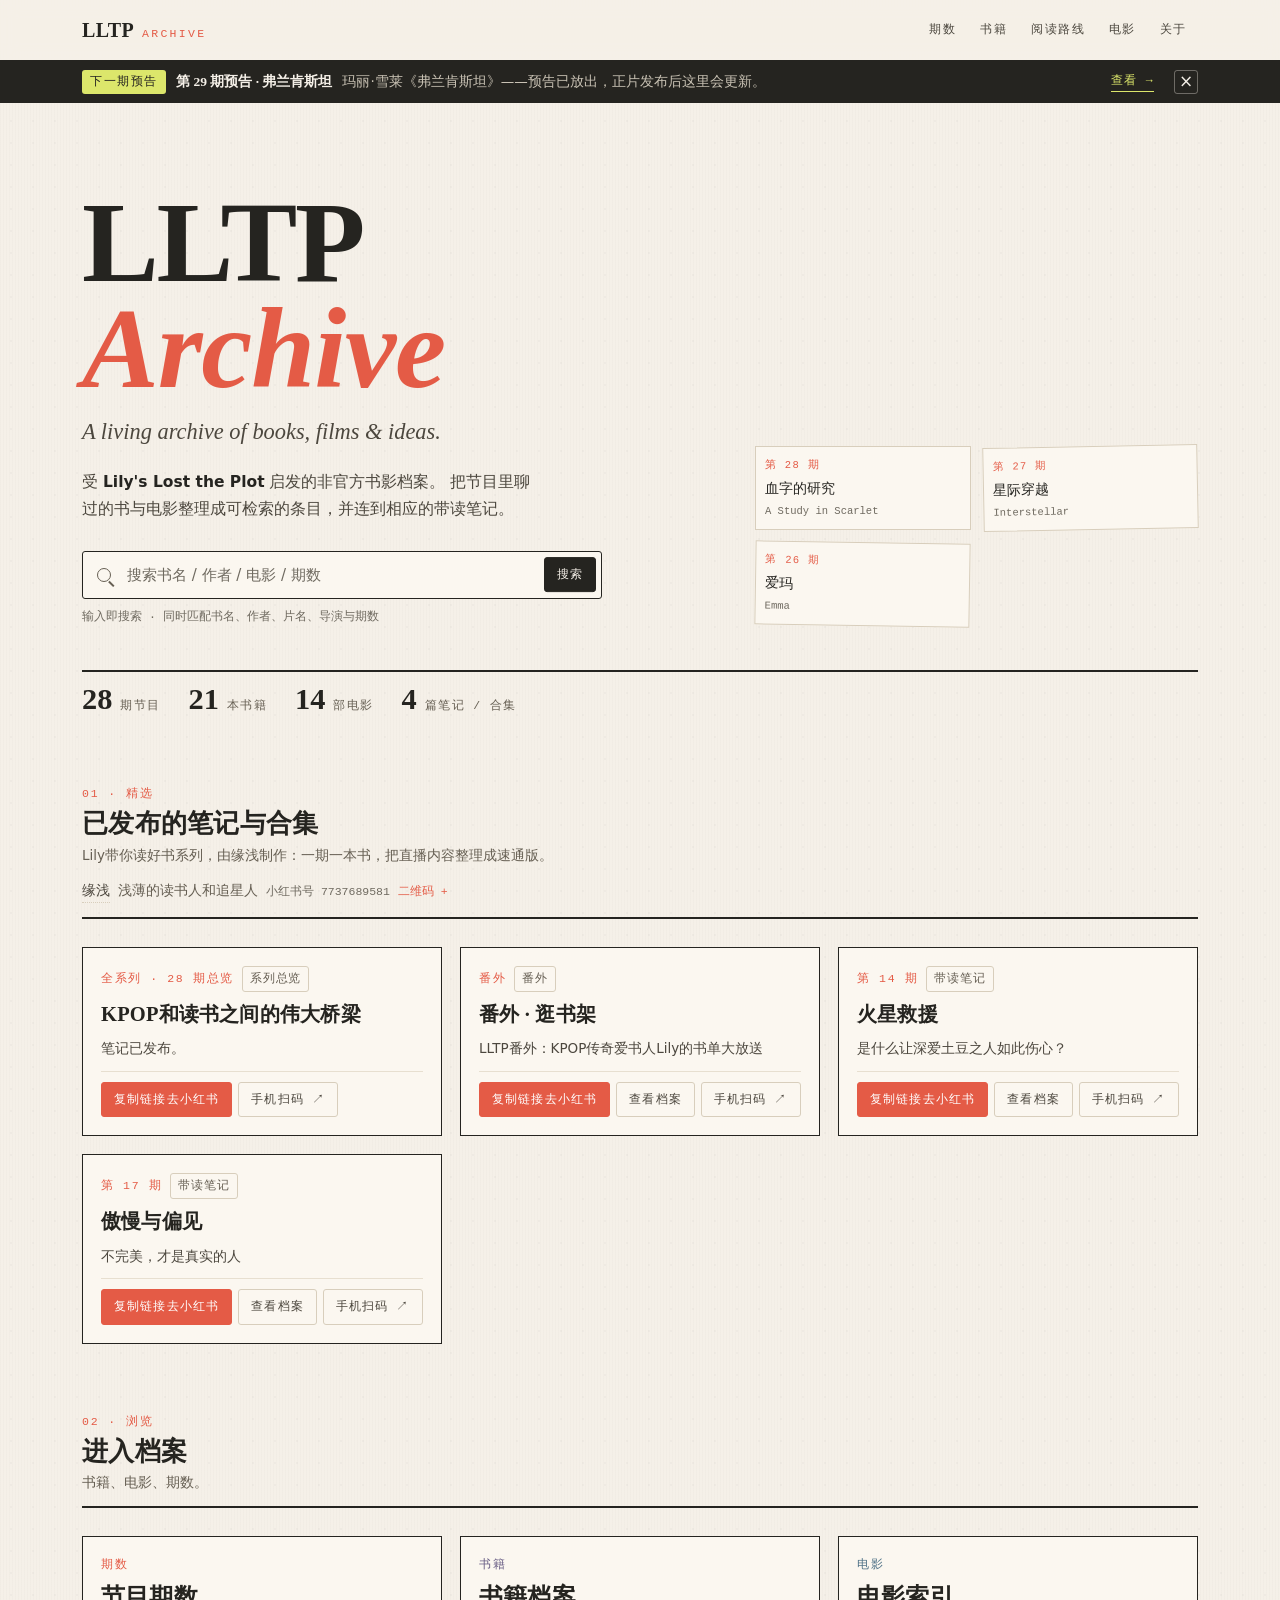
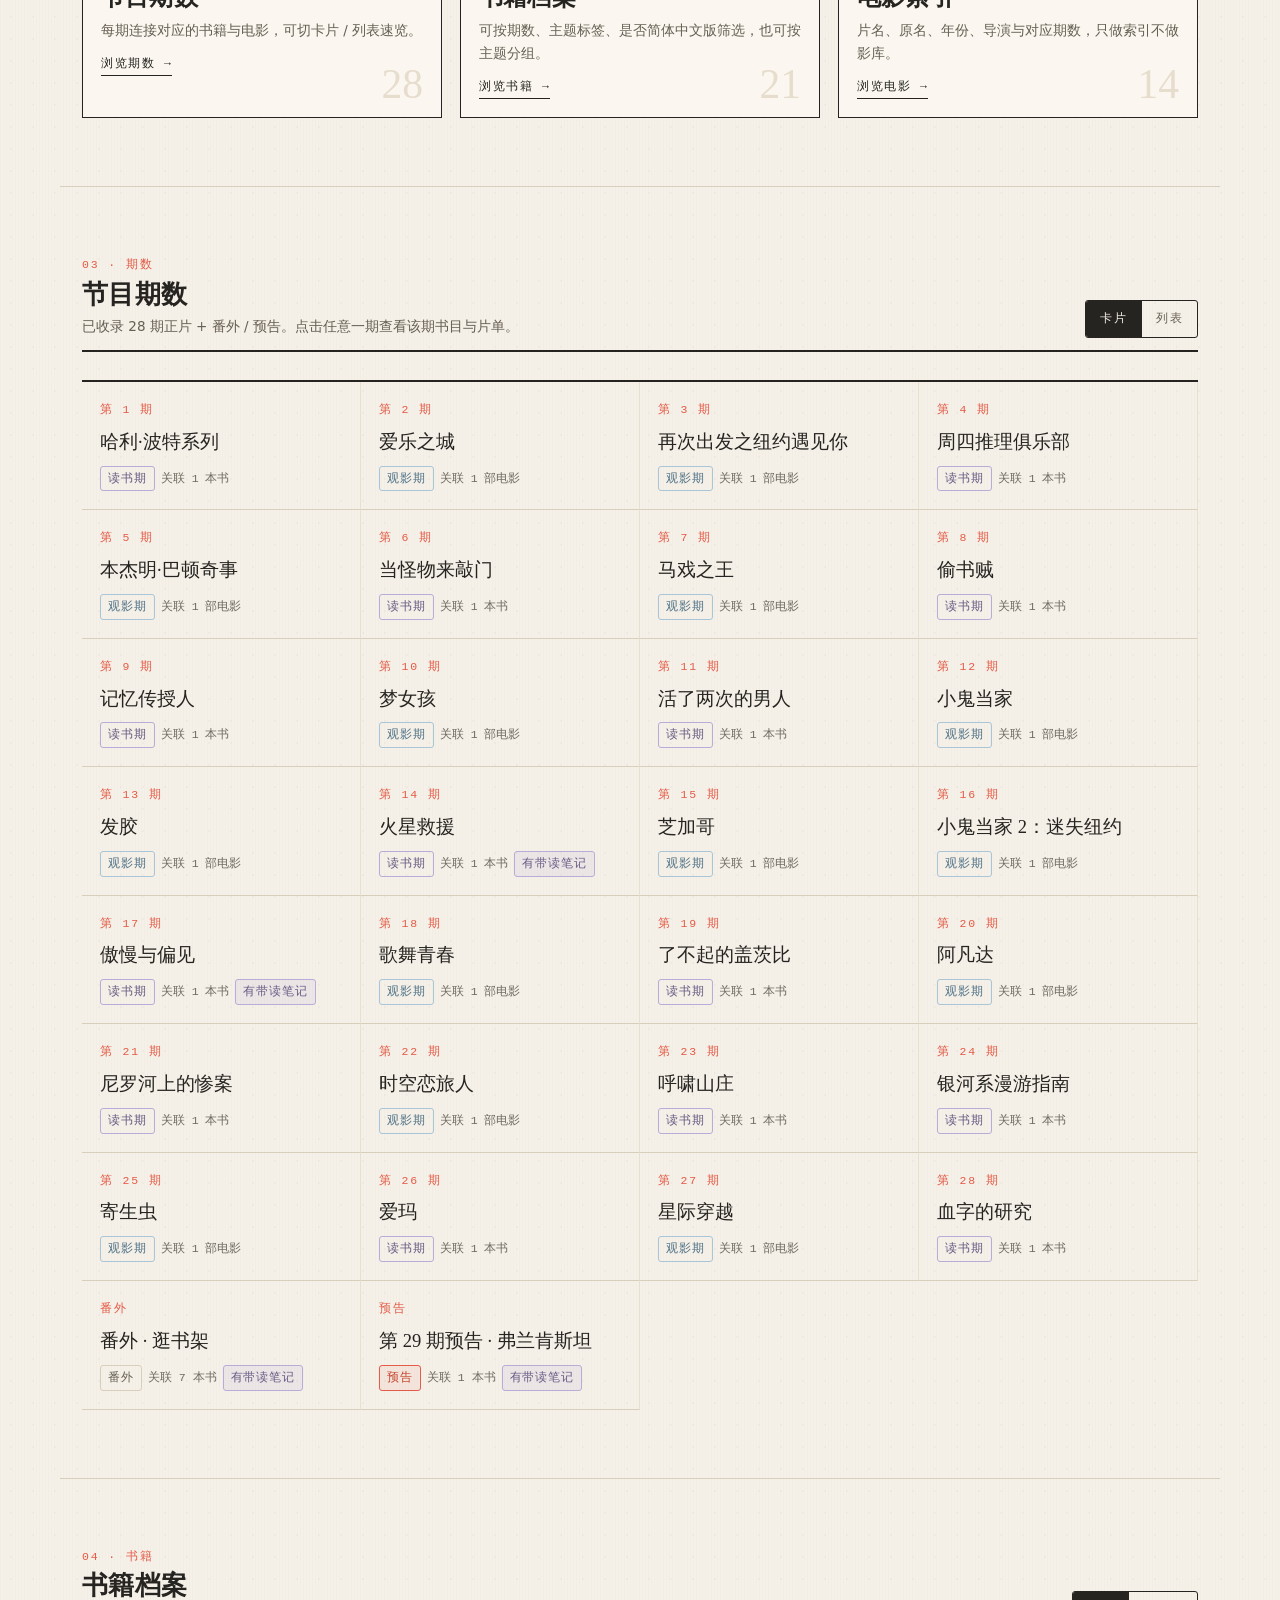
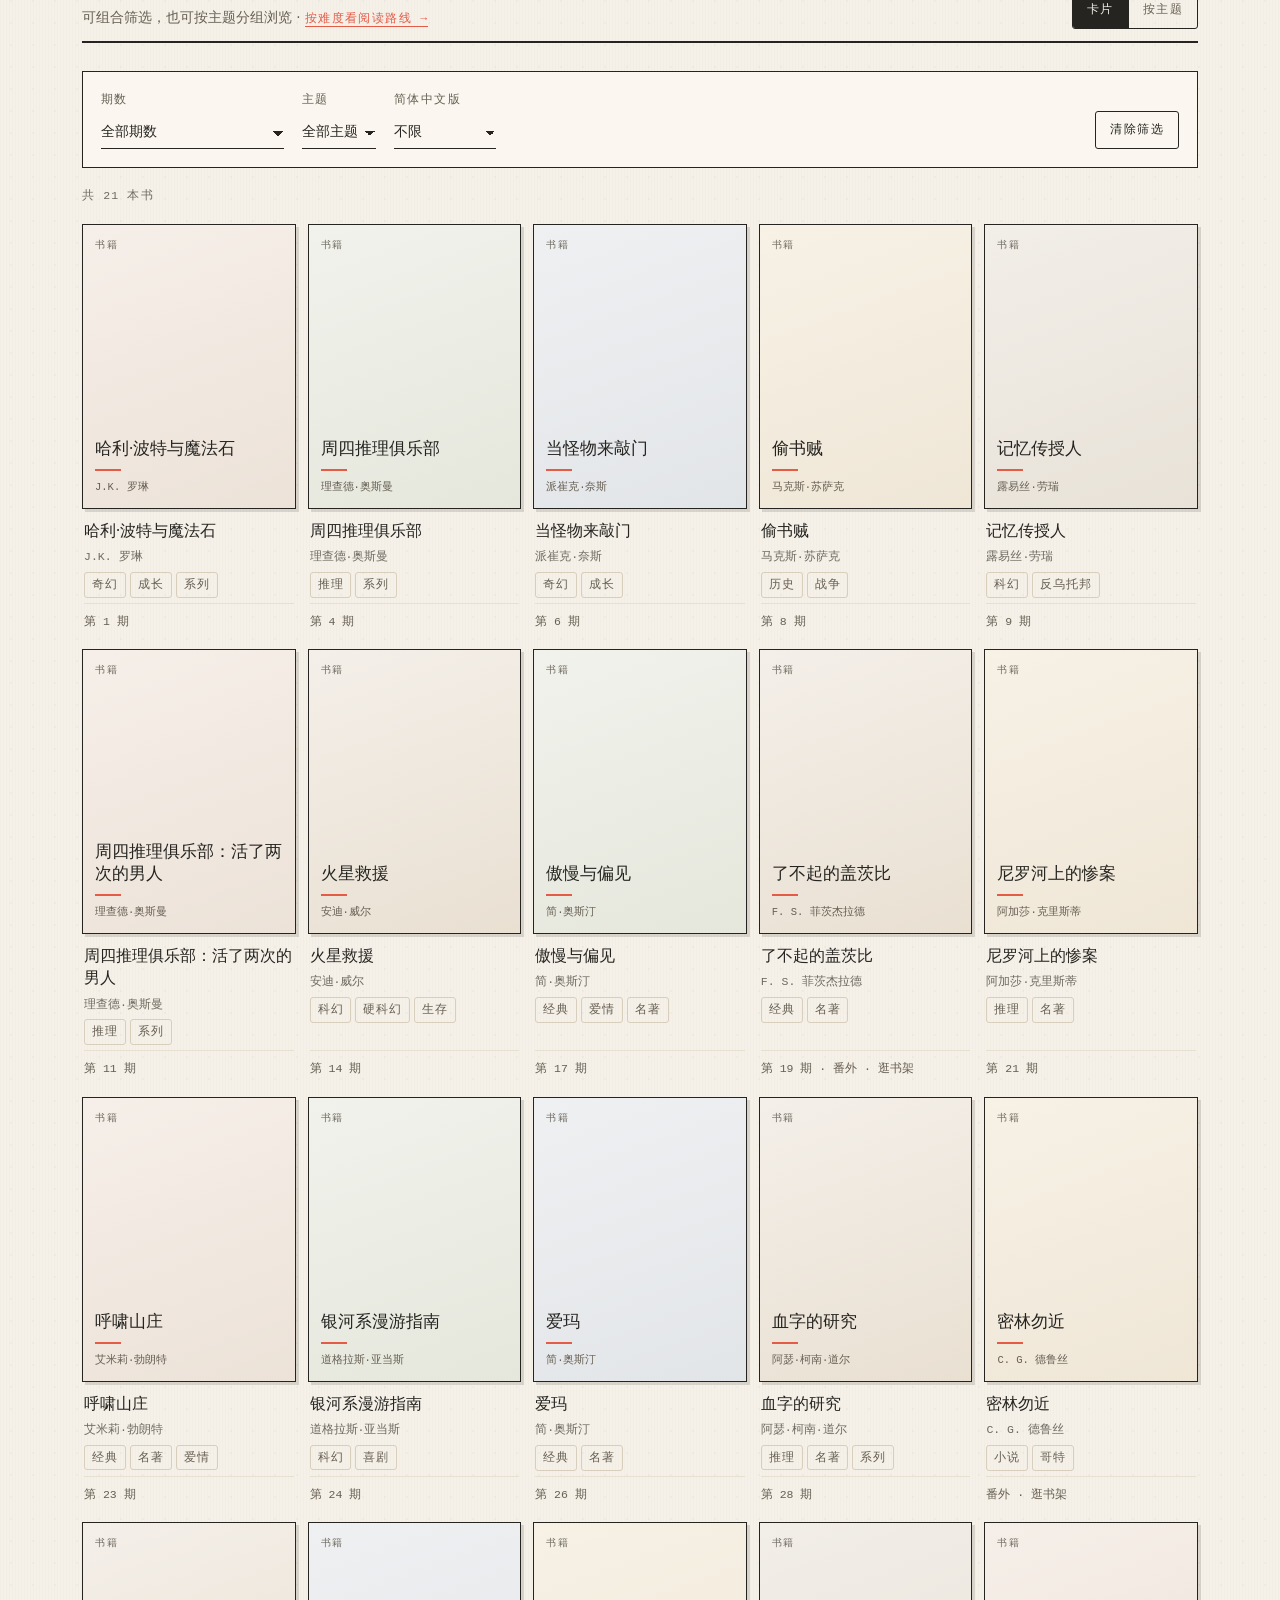
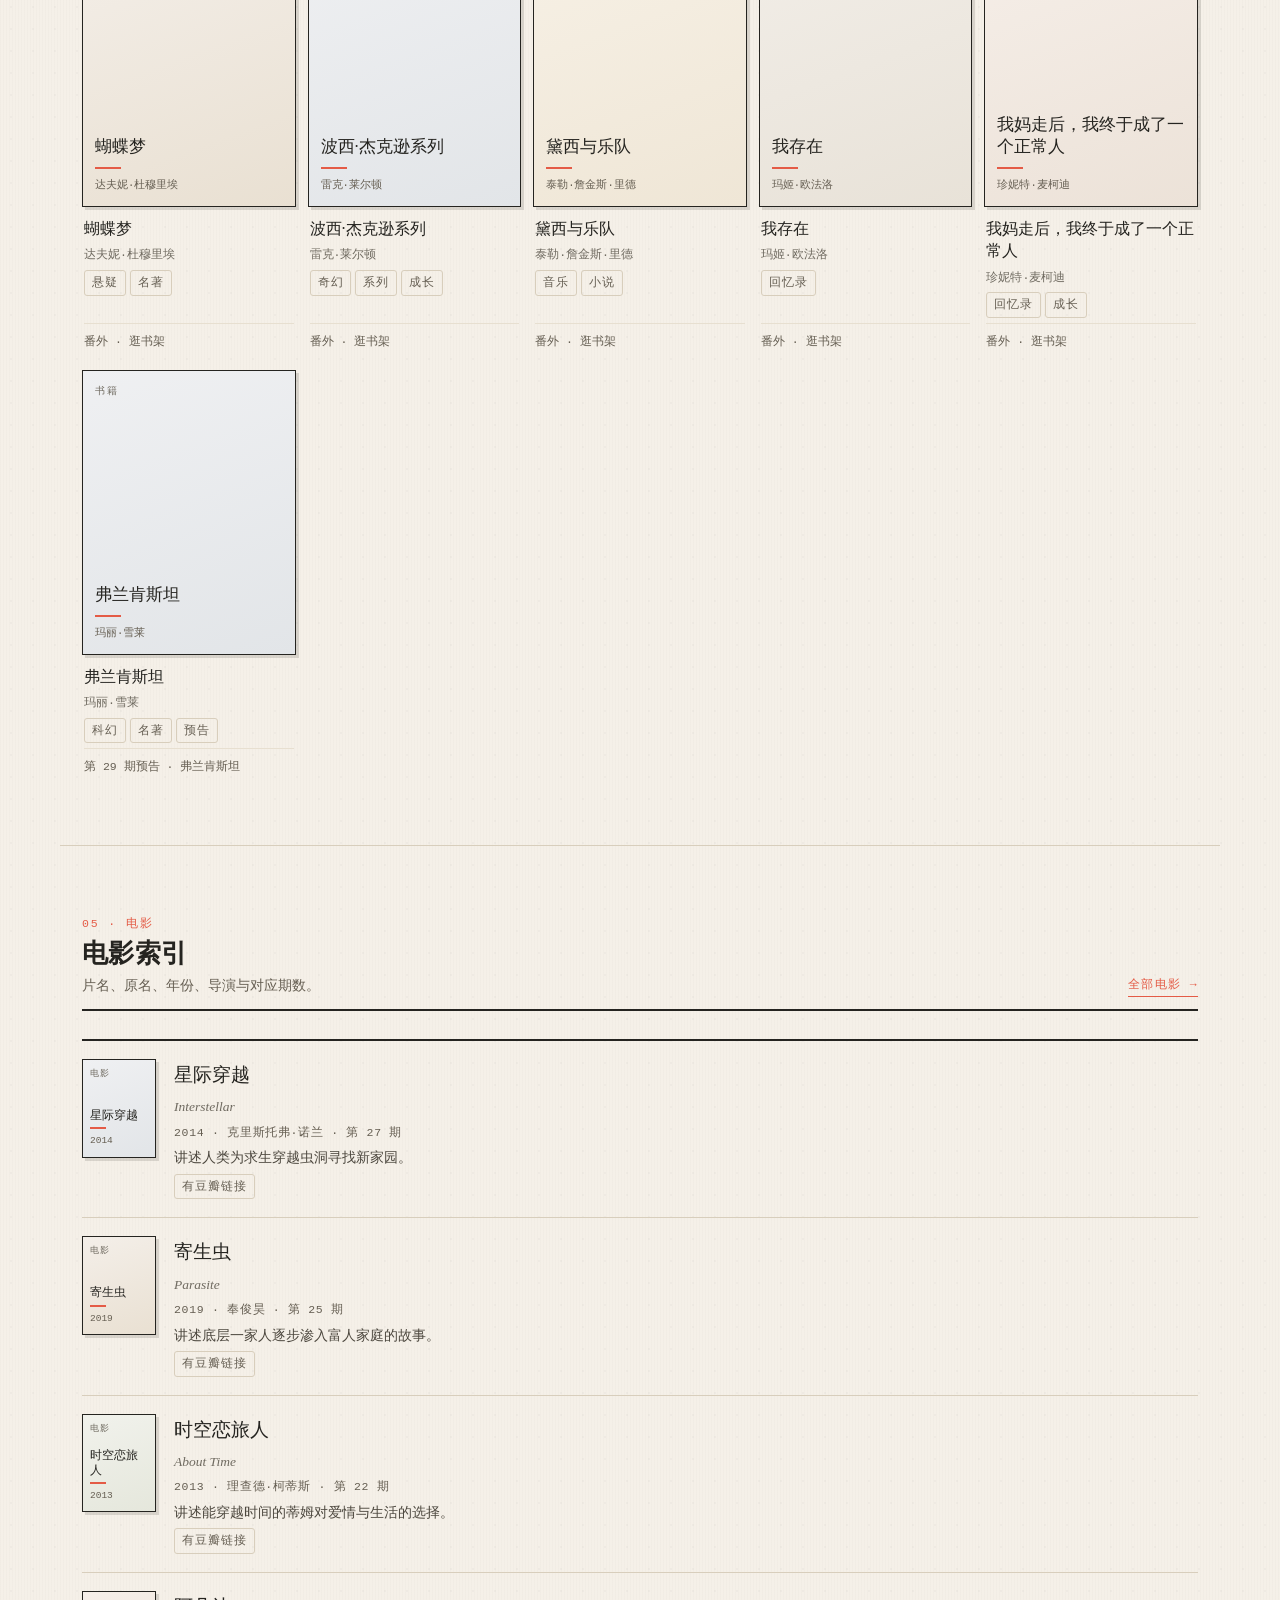
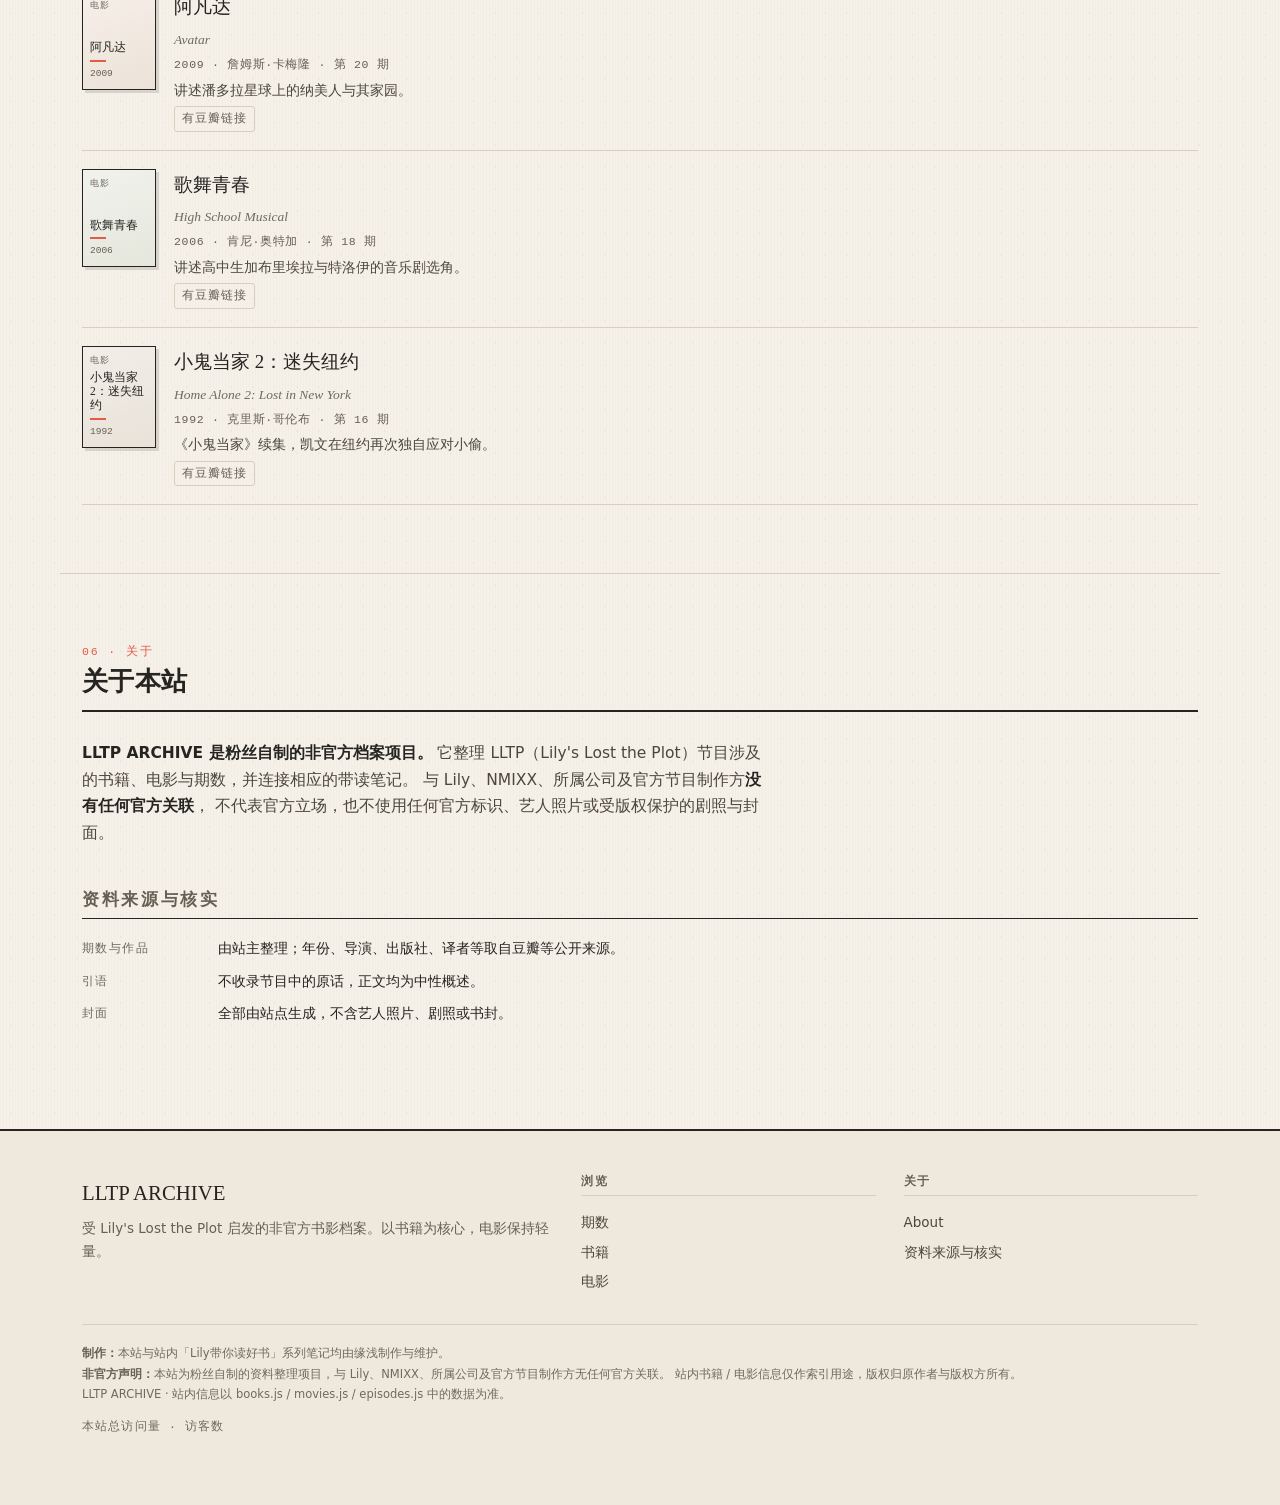
<file: index.html>
<!DOCTYPE html>
<html lang="zh-CN">
<head>
<meta charset="UTF-8" />
<meta name="viewport" content="width=device-width, initial-scale=1" />
<title>LLTP ARCHIVE · A living archive of books, films &amp; ideas</title>
<meta name="description" content="受 Lily's Lost the Plot 启发的非官方书影档案：28 期节目、21 本书籍、14 部电影，以及对应的带读笔记。" />
<meta property="og:type" content="website" />
<meta property="og:site_name" content="LLTP ARCHIVE" />
<meta property="og:title" content="LLTP ARCHIVE · 书籍、电影与想法的活档案" />
<meta property="og:description" content="受 Lily's Lost the Plot 启发的非官方书影档案：28 期节目、21 本书籍、14 部电影，以及对应的带读笔记。" />
<meta name="twitter:card" content="summary_large_image" />
<link rel="canonical" href="https://kjlnm781223-cpu.github.io/LLTP-Archive/" />
<meta property="og:url" content="https://kjlnm781223-cpu.github.io/LLTP-Archive/" />
<meta property="og:image" content="https://kjlnm781223-cpu.github.io/LLTP-Archive/assets/og-cover.png" />
<link rel="icon" href="favicon.svg" type="image/svg+xml" />
<link rel="stylesheet" href="style.css" />
</head>
<body data-page="home">

<header class="masthead">
  <div class="mh-inner">
    <a class="mh-brand" href="index.html">
      <span class="bf">LLTP</span><span class="bl">Archive</span>
    </a>
    <button class="mh-toggle" aria-label="展开导航" aria-expanded="false">菜单</button>
    <nav class="mh-nav" aria-label="主导航">
      <a href="index.html#episodes" data-nav="episodes">期数</a>
      <a href="index.html#books" data-nav="books">书籍</a>
      <a href="network.html" data-nav="network">阅读路线</a>
      <a href="index.html#films" data-nav="films">电影</a>
      <a href="index.html#about" data-nav="about">关于</a>
    </nav>
  </div>
</header>

<main>
  <!-- ============================ HERO ============================ -->
  <section class="hero">
    <div class="wrap">
      <div class="hero-grid">
        <div>
          <h1 class="hero-title">LLTP <em>Archive</em></h1>
          <p class="hero-en">A living archive of books, films &amp; ideas.</p>
          <p class="hero-zh">
            受 <strong>Lily's Lost the Plot</strong> 启发的非官方书影档案。
            把节目里聊过的书与电影整理成可检索的条目，并连到相应的带读笔记。
          </p>

          <div class="search-box" role="search">
            <label for="searchInput" style="position:absolute;left:-9999px">搜索书名、作者、电影或期数</label>
            <input id="searchInput" type="search" placeholder="搜索书名 / 作者 / 电影 / 期数" autocomplete="off" />
            <span class="ico" aria-hidden="true"></span>
            <div class="search-actions">
              <button class="btn-mini ghost" id="searchClear" type="button" hidden>清空</button>
              <button class="btn-mini" id="searchGo" type="button">搜索</button>
            </div>
            <div class="search-results" id="searchResults" hidden></div>
          </div>
          <p class="search-hint">输入即搜索 · 同时匹配书名、作者、片名、导演与期数</p>
        </div>

        <aside class="hero-collage" id="heroCollage" aria-label="档案摘录"></aside>
      </div>

      <div class="hero-foot" id="heroStats"></div>
    </div>
  </section>

  <!-- ========================= SPOTLIGHT ========================== -->
  <section class="section" id="spotlight">
    <div class="wrap">
      <div class="section-head">
        <div>
          <span class="sh-no">01 · 精选</span>
          <h2>已发布的笔记与合集</h2>
          <div class="sub">Lily带你读好书系列，由缘浅制作：一期一本书，把直播内容整理成速通版。</div>
          <details class="xhs-profile">
            <summary class="xp-summary">
              <span class="xp-name">缘浅</span>
              <span class="xp-bio">浅薄的读书人和追星人</span>
              <span class="xp-id">小红书号 7737689581</span>
              <span class="xp-toggle">二维码</span>
            </summary>
            <div class="xp-panel">
              <a class="xhs-profile-qr" href="assets/xhs-profile-qr.png" target="_blank" rel="noopener" aria-label="打开二维码大图">
                <img src="assets/xhs-profile-qr.png" alt="缘浅的小红书二维码" width="80" height="80" />
              </a>
              <div class="xhs-profile-actions">
                <button class="btn primary small" id="copyXhsProfileId" type="button">复制小红书号</button>
                <a class="btn ghost small" href="assets/xhs-profile-qr.png" download="LLTP-xhs-profile-qr.png">保存二维码</a>
              </div>
            </div>
          </details>
        </div>
      </div>
      <div class="spot-grid" id="spotGrid"></div>
    </div>
  </section>

  <!-- =========================== BROWSE =========================== -->
  <section class="section" id="browse">
    <div class="wrap">
      <div class="section-head">
        <div>
          <span class="sh-no">02 · 浏览</span>
          <h2>进入档案</h2>
          <div class="sub">书籍、电影、期数。</div>
        </div>
      </div>
      <div class="browse-grid">
        <a class="browse-card" href="#episodes">
          <span class="bc-en">期数</span>
          <h3>节目期数</h3>
          <p>每期连接对应的书籍与电影，可切卡片 / 列表速览。</p>
          <span class="bc-arrow">浏览期数 →</span>
          <span class="bc-n" data-count="episodes"></span>
        </a>
        <a class="browse-card" href="#books">
          <span class="bc-en">书籍</span>
          <h3>书籍档案</h3>
          <p>可按期数、主题标签、是否简体中文版筛选，也可按主题分组。</p>
          <span class="bc-arrow">浏览书籍 →</span>
          <span class="bc-n" data-count="books"></span>
        </a>
        <a class="browse-card" href="#films">
          <span class="bc-en">电影</span>
          <h3>电影索引</h3>
          <p>片名、原名、年份、导演与对应期数，只做索引不做影库。</p>
          <span class="bc-arrow">浏览电影 →</span>
          <span class="bc-n" data-count="films"></span>
        </a>
      </div>
    </div>
  </section>

  <hr class="divider" />

  <!-- ========================== EPISODES ========================== -->
  <section class="section" id="episodes">
    <div class="wrap">
      <div class="section-head">
        <div>
          <span class="sh-no">03 · 期数</span>
          <h2>节目期数</h2>
          <div class="sub">已收录 28 期正片 + 番外 / 预告。点击任意一期查看该期书目与片单。</div>
        </div>
        <div class="view-toggle" role="group" aria-label="切换显示方式">
          <button class="view-btn active" data-view="grid" type="button" aria-pressed="true">卡片</button>
          <button class="view-btn" data-view="table" type="button" aria-pressed="false">列表</button>
        </div>
      </div>
      <div class="ep-grid" id="epGrid"></div>
      <div class="ep-table-wrap" id="epTable"></div>
    </div>
  </section>

  <hr class="divider" />

  <!-- =========================== BOOKS ============================ -->
  <section class="section" id="books">
    <div class="wrap">
      <div class="section-head">
        <div>
          <span class="sh-no">04 · 书籍</span>
          <h2>书籍档案</h2>
          <div class="sub">可组合筛选，也可按主题分组浏览 · <a class="link" href="network.html">按难度看阅读路线 →</a></div>
        </div>
        <div class="view-toggle" role="group" aria-label="切换书籍显示方式">
          <button class="view-btn book-view-btn active" data-view="grid" type="button" aria-pressed="true">卡片</button>
          <button class="view-btn book-view-btn" data-view="group" type="button" aria-pressed="false">按主题</button>
        </div>
      </div>

      <div class="filters" role="group" aria-label="筛选条件">
        <div class="fld">
          <label for="filterEpisode">期数</label>
          <select id="filterEpisode"><option value="">全部期数</option></select>
        </div>
        <div class="fld">
          <label for="filterTag">主题</label>
          <select id="filterTag"><option value="">全部主题</option></select>
        </div>
        <div class="fld">
          <label for="filterChinese">简体中文版</label>
          <select id="filterChinese">
            <option value="">不限</option>
            <option value="yes">有简体中文版</option>
            <option value="no">无简体中文版</option>
            <option value="unknown">待确认</option>
          </select>
        </div>
        <button class="reset" id="filterReset" type="button">清除筛选</button>
      </div>

      <div class="count-note" id="bookCount"></div>
      <div class="book-grid" id="bookGrid"></div>
      <div class="book-groups" id="bookGroups"></div>
    </div>
  </section>

  <hr class="divider" />

  <!-- =========================== FILMS ============================ -->
  <section class="section" id="films">
    <div class="wrap">
      <div class="section-head">
        <div>
          <span class="sh-no">05 · 电影</span>
          <h2>电影索引</h2>
          <div class="sub">片名、原名、年份、导演与对应期数。</div>
        </div>
        <a class="link" href="movies.html">全部电影 →</a>
      </div>
      <div class="movie-list" id="movieIndex" data-limit="6"></div>
    </div>
  </section>

  <hr class="divider" />

  <!-- =========================== ABOUT ============================ -->
  <section class="section" id="about">
    <div class="wrap">
      <div class="section-head">
        <div>
          <span class="sh-no">06 · 关于</span>
          <h2>关于本站</h2>
        </div>
      </div>

      <p class="hero-zh" style="max-width:70ch">
        <strong>LLTP ARCHIVE 是粉丝自制的非官方档案项目。</strong>
        它整理 LLTP（Lily's Lost the Plot）节目涉及的书籍、电影与期数，并连接相应的带读笔记。
        与 Lily、NMIXX、所属公司及官方节目制作方<strong>没有任何官方关联</strong>，
        不代表官方立场，也不使用任何官方标识、艺人照片或受版权保护的剧照与封面。
      </p>

      <div class="panel">
        <h2>资料来源与核实</h2>
        <dl class="kv">
          <dt>期数与作品</dt>
          <dd>由站主整理；年份、导演、出版社、译者等取自豆瓣等公开来源。</dd>
          <dt>引语</dt>
          <dd>不收录节目中的原话，正文均为中性概述。</dd>
          <dt>封面</dt>
          <dd>全部由站点生成，不含艺人照片、剧照或书封。</dd>
        </dl>
      </div>
    </div>
  </section>
</main>

<footer class="site-foot">
  <div class="foot-inner">
    <div class="foot-grid">
      <div>
        <div class="foot-brand">LLTP ARCHIVE</div>
        <p>受 Lily's Lost the Plot 启发的非官方书影档案。以书籍为核心，电影保持轻量。</p>
      </div>
      <div>
        <h3>浏览</h3>
        <a href="index.html#episodes">期数</a>
        <a href="index.html#books">书籍</a>
        <a href="movies.html">电影</a>
      </div>
      <div>
        <h3>关于</h3>
        <a href="index.html#about">About</a>
        <a href="index.html#about">资料来源与核实</a>
      </div>
    </div>
    <div class="foot-note">
      <strong>制作：</strong>本站与站内「Lily带你读好书」系列笔记均由缘浅制作与维护。<br />
      <strong>非官方声明：</strong>本站为粉丝自制的资料整理项目，与 Lily、NMIXX、所属公司及官方节目制作方无任何官方关联。
      站内书籍 / 电影信息仅作索引用途，版权归原作者与版权方所有。<br />
      LLTP ARCHIVE · 站内信息以 books.js / movies.js / episodes.js 中的数据为准。
    </div>
    <div class="foot-stat">
      本站总访问量 <span id="busuanzi_container_site_pv" style="display:none"><span id="busuanzi_value_site_pv"></span> 次</span> · 访客数 <span id="busuanzi_container_site_uv" style="display:none"><span id="busuanzi_value_site_uv"></span> 人</span>
    </div>
  </div>
</footer>

<script src="reading-status.js"></script>
<script src="books.js"></script>
<script src="movies.js"></script>
<script src="episodes.js"></script>
<script src="qr.js"></script>
<script src="script.js"></script>
<script async src="https://busuanzi.ibruce.info/busuanzi/2.3/busuanzi.pure.mini.js"></script>
<!-- GoatCounter 私密统计：访问数据在 https://lltp-archive.goatcounter.com 后台查看，仅站主可见。 -->
<script data-goatcounter="https://lltp-archive.goatcounter.com/count" async src="//gc.zgo.at/count.js"></script>
</body>
</html>
</file>
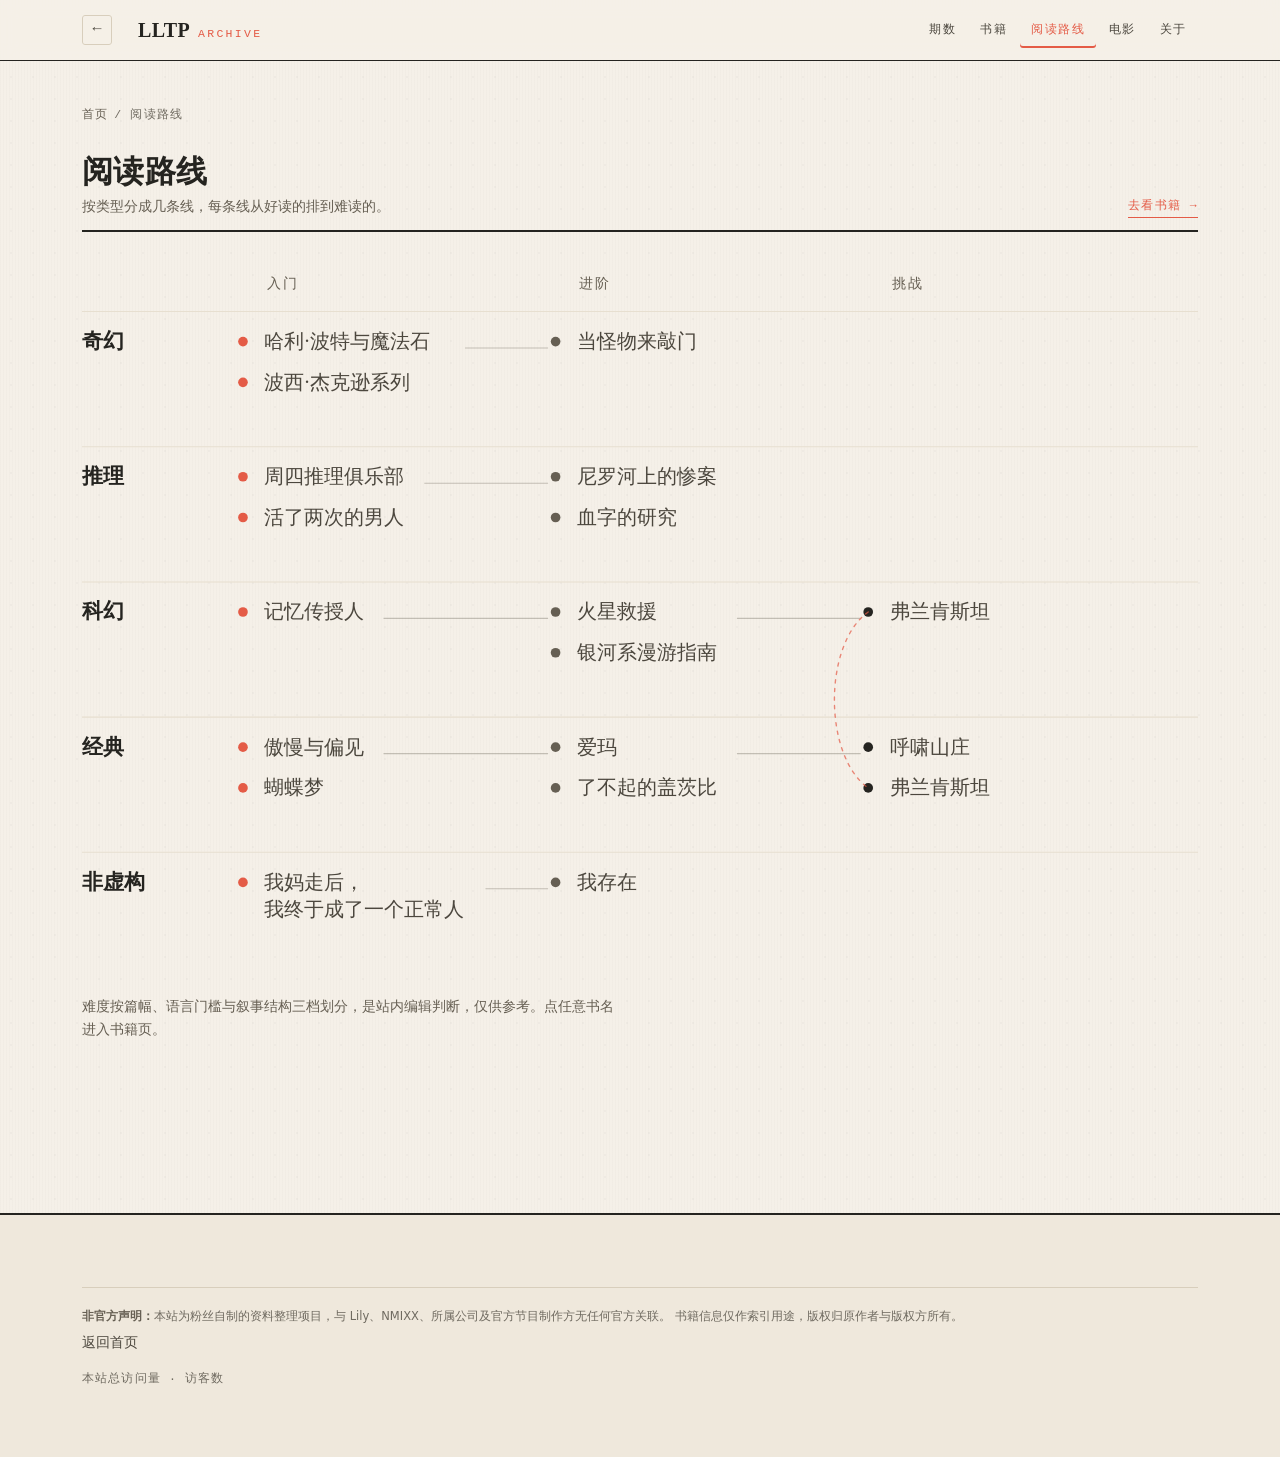
<file: network.html>
<!DOCTYPE html>
<html lang="zh-CN">
<head>
<meta charset="UTF-8" />
<meta name="viewport" content="width=device-width, initial-scale=1" />
<title>阅读路线 · LLTP Archive</title>
<meta name="description" content="把 LLTP 书单按类型与难度排成几条阅读路线：从入门到挑战，以及跨类型的桥梁书。" />
<meta property="og:type" content="website" />
<meta property="og:site_name" content="LLTP ARCHIVE" />
<meta property="og:title" content="阅读路线 · LLTP ARCHIVE" />
<meta property="og:description" content="把 LLTP 书单按类型与难度排成几条阅读路线：从入门到挑战，以及跨类型的桥梁书。" />
<meta name="twitter:card" content="summary_large_image" />
<link rel="canonical" href="https://kjlnm781223-cpu.github.io/LLTP-Archive/network.html" />
<meta property="og:url" content="https://kjlnm781223-cpu.github.io/LLTP-Archive/network.html" />
<meta property="og:image" content="https://kjlnm781223-cpu.github.io/LLTP-Archive/assets/og-cover.png" />
<link rel="icon" href="favicon.svg" type="image/svg+xml" />
<link rel="stylesheet" href="style.css" />
</head>
<body data-page="network">

<header class="masthead">
  <div class="mh-inner">
    <a class="mh-back" href="index.html" aria-label="返回" title="返回">←</a>
    <a class="mh-brand" href="index.html">
      <span class="bf">LLTP</span><span class="bl">Archive</span>
    </a>
    <button class="mh-toggle" aria-label="展开导航" aria-expanded="false">菜单</button>
    <nav class="mh-nav" aria-label="主导航">
      <a href="index.html#episodes" data-nav="episodes">期数</a>
      <a href="index.html#books" data-nav="books">书籍</a>
      <a href="network.html" data-nav="network">阅读路线</a>
      <a href="index.html#films" data-nav="films">电影</a>
      <a href="index.html#about" data-nav="about">关于</a>
    </nav>
  </div>
</header>

<main class="wrap detail">
  <nav class="breadcrumb">
    <a href="index.html">首页</a><span> / 阅读路线</span>
  </nav>

  <div class="section-head">
    <div>
      <h1>阅读路线</h1>
      <div class="sub">按类型分成几条线，每条线从好读的排到难读的。</div>
    </div>
    <a class="link" href="index.html#books">去看书籍 →</a>
  </div>

  <div id="netRoot"></div>

  <p class="net-note">
    难度按篇幅、语言门槛与叙事结构三档划分，是站内编辑判断，仅供参考。点任意书名进入书籍页。
  </p>
</main>

<footer class="site-foot">
  <div class="foot-inner">
    <div class="foot-note">
      <strong>非官方声明：</strong>本站为粉丝自制的资料整理项目，与 Lily、NMIXX、所属公司及官方节目制作方无任何官方关联。
      书籍信息仅作索引用途，版权归原作者与版权方所有。<br />
      <a href="index.html">返回首页</a>
    </div>
    <div class="foot-stat">
      本站总访问量 <span id="busuanzi_container_site_pv" style="display:none"><span id="busuanzi_value_site_pv"></span> 次</span> · 访客数 <span id="busuanzi_container_site_uv" style="display:none"><span id="busuanzi_value_site_uv"></span> 人</span>
    </div>
  </div>
</footer>

<script src="reading-status.js"></script>
<script src="books.js"></script>
<script src="movies.js"></script>
<script src="episodes.js"></script>
<script src="network.js"></script>
<script src="script.js"></script>
<script async src="https://busuanzi.ibruce.info/busuanzi/2.3/busuanzi.pure.mini.js"></script>
<!-- GoatCounter 私密统计：访问数据在 https://lltp-archive.goatcounter.com 后台查看，仅站主可见。 -->
<script data-goatcounter="https://lltp-archive.goatcounter.com/count" async src="//gc.zgo.at/count.js"></script>
</body>
</html>
</file>
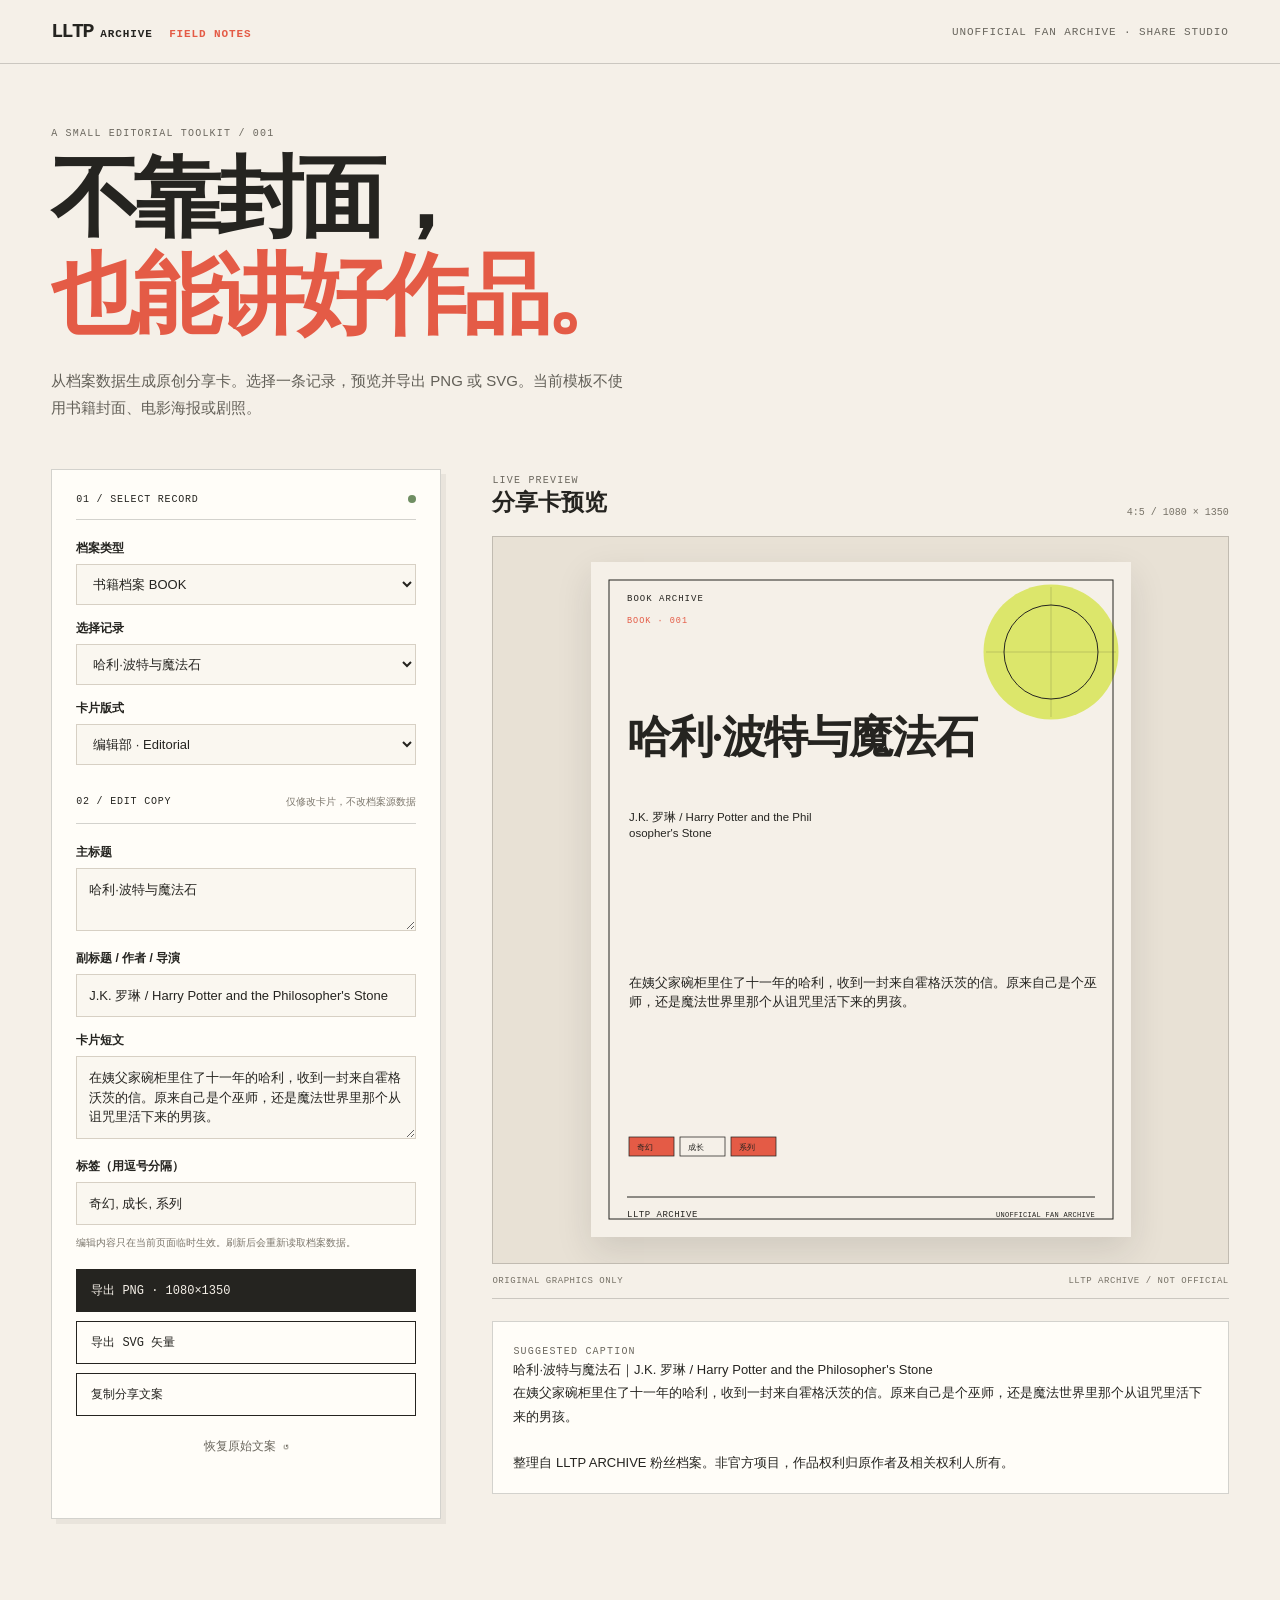
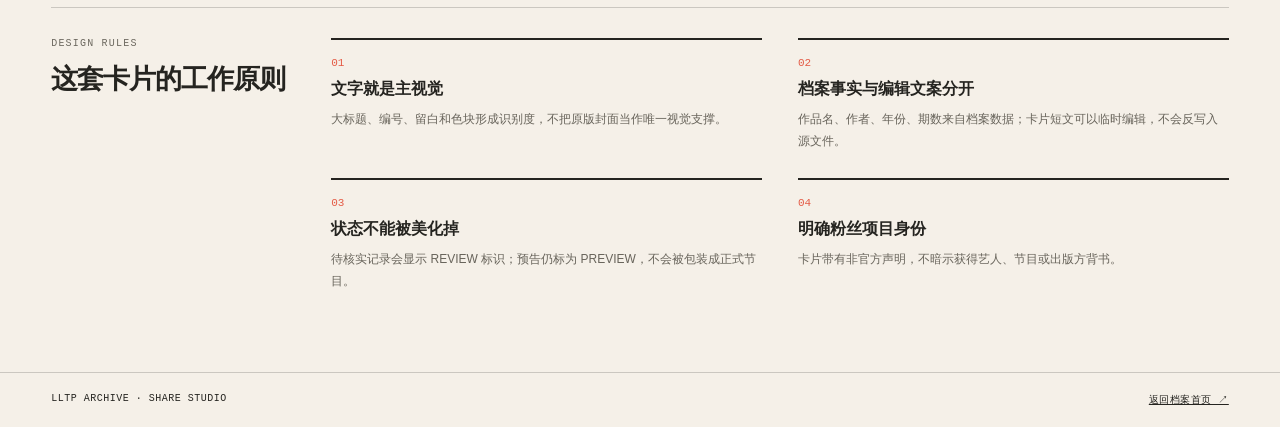
<file: share-studio.html>
<!doctype html>
<html lang="zh-CN">
<head>
  <meta charset="utf-8">
  <meta name="viewport" content="width=device-width, initial-scale=1">
  <meta name="robots" content="noindex, nofollow">
  <title>分享卡工作台 · LLTP ARCHIVE</title>
  <link rel="icon" href="favicon.svg" type="image/svg+xml">
  <link rel="stylesheet" href="share-studio.css">
</head>
<body>
  <header class="topbar">
    <a class="wordmark" href="index.html"><span>LLTP</span> ARCHIVE <i>FIELD NOTES</i></a>
    <span class="top-note">UNOFFICIAL FAN ARCHIVE · SHARE STUDIO</span>
  </header>
  <main class="studio">
    <section class="intro">
      <p class="eyebrow">A SMALL EDITORIAL TOOLKIT / 001</p>
      <h1>不靠封面，<br><em>也能讲好作品。</em></h1>
      <p class="intro-copy">从档案数据生成原创分享卡。选择一条记录，预览并导出 PNG 或 SVG。当前模板不使用书籍封面、电影海报或剧照。</p>
    </section>

    <section class="workspace" aria-label="分享卡生成工作台">
      <form class="controls" id="cardForm">
        <div class="section-heading"><span>01 / SELECT RECORD</span><span class="live-dot"></span></div>
        <label for="recordType">档案类型</label>
        <select id="recordType">
          <option value="book">书籍档案 BOOK</option>
          <option value="movie">电影档案 FILM</option>
          <option value="episode">节目期数 EPISODE</option>
        </select>
        <label for="recordSelect">选择记录</label>
        <select id="recordSelect"></select>
        <label for="templateSelect">卡片版式</label>
        <select id="templateSelect">
          <option value="editorial">编辑部 · Editorial</option>
          <option value="index">档案编号 · Index</option>
          <option value="collage">纸片拼贴 · Cut-out</option>
        </select>
        <div class="section-heading second"><span>02 / EDIT COPY</span><span class="small-label">仅修改卡片，不改档案源数据</span></div>
        <label for="headlineInput">主标题</label>
        <textarea id="headlineInput" rows="2" maxlength="90"></textarea>
        <label for="subtitleInput">副标题 / 作者 / 导演</label>
        <input id="subtitleInput" maxlength="100">
        <label for="noteInput">卡片短文</label>
        <textarea id="noteInput" rows="3" maxlength="240"></textarea>
        <label for="tagInput">标签（用逗号分隔）</label>
        <input id="tagInput" maxlength="120" placeholder="文学, 阅读, LLTP">
        <p class="form-hint">编辑内容只在当前页面临时生效。刷新后会重新读取档案数据。</p>
        <div class="actions">
          <button type="button" class="button primary" id="downloadPng">导出 PNG · 1080×1350</button>
          <button type="button" class="button secondary" id="downloadSvg">导出 SVG 矢量</button>
          <button type="button" class="button secondary" id="copyCaption">复制分享文案</button>
          <button type="button" class="button text-button" id="resetCopy">恢复原始文案 ↺</button>
        </div>
        <p id="statusMessage" class="status" role="status" aria-live="polite"></p>
      </form>

      <section class="preview-panel">
        <div class="preview-head"><div><span class="eyebrow">LIVE PREVIEW</span><h2>分享卡预览</h2></div><span class="ratio">4:5 / 1080 × 1350</span></div>
        <div class="preview-stage"><div id="cardPreview" class="card-preview" aria-label="分享卡预览图"></div></div>
        <div class="preview-foot"><span>ORIGINAL GRAPHICS ONLY</span><span>LLTP ARCHIVE / NOT OFFICIAL</span></div>
        <div class="share-caption"><span class="eyebrow">SUGGESTED CAPTION</span><p id="captionPreview"></p></div>
      </section>
    </section>

    <section class="guidelines">
      <div><p class="eyebrow">DESIGN RULES</p><h2>这套卡片的工作原则</h2></div>
      <div class="rule-grid">
        <article><b>01</b><h3>文字就是主视觉</h3><p>大标题、编号、留白和色块形成识别度，不把原版封面当作唯一视觉支撑。</p></article>
        <article><b>02</b><h3>档案事实与编辑文案分开</h3><p>作品名、作者、年份、期数来自档案数据；卡片短文可以临时编辑，不会反写入源文件。</p></article>
        <article><b>03</b><h3>状态不能被美化掉</h3><p>待核实记录会显示 REVIEW 标识；预告仍标为 PREVIEW，不会被包装成正式节目。</p></article>
        <article><b>04</b><h3>明确粉丝项目身份</h3><p>卡片带有非官方声明，不暗示获得艺人、节目或出版方背书。</p></article>
      </div>
    </section>
  </main>
  <footer class="footer"><span>LLTP ARCHIVE · SHARE STUDIO</span><a href="index.html">返回档案首页 ↗</a></footer>
  <script src="books.js"></script>
  <script src="movies.js"></script>
  <script src="episodes.js"></script>
  <script src="share-studio.js"></script>
  <!-- GoatCounter 私密统计：访问数据在 https://lltp-archive.goatcounter.com 后台查看，仅站主可见。 -->
  <script data-goatcounter="https://lltp-archive.goatcounter.com/count" async src="//gc.zgo.at/count.js"></script>
</body>
</html>
</file>
<file: style.css>
/* ==========================================================================
   LLTP ARCHIVE · Design System
   独立文学杂志 × 电影档案馆 × 轻度拼贴
   --------------------------------------------------------------------------
   0. Tokens
   1. Reset & base
   2. Layout & editorial primitives
   3. Masthead / notice
   4. Hero (magazine cover)
   5. Spotlight / Browse
   6. Archive: episodes / books / films
   7. Journal
   8. Detail pages
   9. States (empty / loading / missing)
  10. Footer
  11. Responsive
   ========================================================================== */

/* ---------------------------------- 0. Tokens --------------------------- */
:root {
  /* Paper & ink */
  --paper:      #F5F0E8;
  --paper-2:    #EFE8DC;
  --paper-3:    #E6DDCD;
  --card:       #FBF7F0;
  --ink:        #252420;
  --ink-2:      #4C473E;
  --ink-3:      #665F53;
  --ink-4:      #6F6A60;

  /* Rules */
  --rule:       #D8CEBC;
  --rule-2:     #E7DFD0;
  --rule-ink:   #252420;

  /* Accents — used sparingly */
  --vermilion:  #E45B46;
  --vermilion-d:#C4442D;
  --lavender:   #B9ACD9;
  --acid:       #DCE66B;
  --mist:       #A9C6D8;

  /* Typography */
  --font-serif: "Songti SC", "Noto Serif SC", "Source Han Serif SC", "STSong", Georgia, "Times New Roman", serif;
  --font-sans:  "PingFang SC", "HarmonyOS Sans SC", "Hiragino Sans GB", "Microsoft YaHei", system-ui, -apple-system, "Segoe UI", Roboto, "Helvetica Neue", Arial, sans-serif;
  --font-mono:  ui-monospace, "SF Mono", SFMono-Regular, Menlo, Consolas, "Liberation Mono", "Courier New", monospace;

  /* Scale */
  --fs-display: clamp(2.9rem, 11vw, 7.2rem);
  --fs-h1:      clamp(1.7rem, 4.4vw, 2.5rem);
  --fs-h2:      clamp(1.25rem, 2.8vw, 1.6rem);
  --fs-h3:      1.05rem;
  --fs-body:    15.5px;
  --fs-sm:      13.5px;
  --fs-meta:    11.5px;

  /* Space */
  --sp-1: 6px;  --sp-2: 12px; --sp-3: 18px; --sp-4: 28px;
  --sp-5: 44px; --sp-6: 68px; --sp-7: 104px;
  --wrap: 1160px;
  --gut: 22px;

  /* Form */
  --radius:    3px;
  --hair:      1px;

  /* Motion */
  --dur: .26s;
  --ease: cubic-bezier(.22, .61, .36, 1);
}

/* ------------------------------ 1. Reset & base ------------------------- */
* { margin: 0; padding: 0; box-sizing: border-box; }

html { -webkit-text-size-adjust: 100%; scroll-behavior: smooth; }

body {
  font-family: var(--font-sans);
  font-size: var(--fs-body);
  line-height: 1.72;
  color: var(--ink);
  background-color: var(--paper);
  /* 印刷感纸张纹理：纯 CSS，无图片 */
  background-image:
    radial-gradient(rgba(37, 36, 32, .028) 1px, transparent 1px),
    repeating-linear-gradient(90deg, rgba(37,36,32,.014) 0 1px, transparent 1px 3px);
  background-size: 22px 22px, 3px 100%;
  -webkit-font-smoothing: antialiased;
}

img { max-width: 100%; display: block; }
a { color: inherit; }
button, input, select { font: inherit; color: inherit; }

h1, h2, h3, h4 { font-family: var(--font-serif); font-weight: 600; line-height: 1.24; letter-spacing: .01em; }

::selection { background: var(--acid); color: var(--ink); }

:focus-visible {
  outline: 2px solid var(--vermilion);
  outline-offset: 2px;
}

/* --------------------- 2. Layout & editorial primitives ----------------- */
.wrap { max-width: var(--wrap); margin: 0 auto; padding: 0 var(--gut); }

.divider { border: none; border-top: var(--hair) solid var(--rule); max-width: var(--wrap); margin: var(--sp-6) auto 0; }

/* 小型全大写等宽标签 —— 杂志的「元数据语言」 */
.label, .kicker {
  font-family: var(--font-mono);
  font-size: var(--fs-meta);
  letter-spacing: .16em;
  text-transform: uppercase;
  color: var(--ink-3);
}
.kicker { color: var(--vermilion); }

/* 档案编号 */
.archive-no {
  font-family: var(--font-mono);
  font-size: var(--fs-meta);
  letter-spacing: .14em;
  color: var(--ink-3);
}
.archive-no--stamp {
  display: inline-block;
  border: var(--hair) solid var(--ink);
  padding: 2px 8px;
  color: var(--ink);
}

/* 章节标题：编号 + 标题 + 说明，用一条粗线压住 */
.section { padding: var(--sp-6) 0 0; }
.section-head {
  display: flex; align-items: flex-end; justify-content: space-between;
  gap: var(--sp-3); flex-wrap: wrap;
  padding-bottom: var(--sp-2);
  border-bottom: 2px solid var(--ink);
  margin-bottom: var(--sp-4);
}
.section-head .sh-no {
  font-family: var(--font-mono); font-size: var(--fs-meta);
  letter-spacing: .16em; color: var(--vermilion); display: block; margin-bottom: 4px;
}
.section-head h2 { font-size: var(--fs-h2); }
.section-head .sub { color: var(--ink-3); font-size: var(--fs-sm); margin-top: 4px; max-width: 62ch; }
.section-head .link {
  font-family: var(--font-mono); font-size: var(--fs-meta);
  letter-spacing: .12em; text-transform: uppercase;
  color: var(--vermilion); text-decoration: none; white-space: nowrap;
  border-bottom: var(--hair) solid currentColor; padding-bottom: 1px;
}
.section-head .link:hover { color: var(--vermilion-d); }

/* 徽标 */
.badge {
  display: inline-flex; align-items: center; gap: 4px;
  font-family: var(--font-mono); font-size: var(--fs-meta);
  letter-spacing: .08em; text-transform: uppercase;
  padding: 2px 7px; border: var(--hair) solid var(--rule);
  background: transparent; color: var(--ink-3); border-radius: var(--radius);
}
.badge.warn { border-color: #D8C08A; color: #8E6A2E; }
.badge.draft { border-color: var(--lavender); color: #6A5C86; background: rgba(185,172,217,.16); }
.badge.kind-book { border-color: var(--lavender); color: #655A82; }
.badge.kind-movie { border-color: var(--mist); color: #4E7186; }
.badge.kind-extra { border-color: var(--rule); color: var(--ink-3); }
.badge.kind-preview { border-color: var(--vermilion); color: var(--vermilion-d); background: rgba(228, 91, 70, .08); }

/* 按钮 */
.btn {
  display: inline-flex; align-items: center; gap: 7px;
  font-family: var(--font-mono); font-size: var(--fs-meta);
  letter-spacing: .1em; text-transform: uppercase;
  padding: 10px 16px; border-radius: var(--radius);
  border: var(--hair) solid var(--ink); background: transparent; color: var(--ink);
  text-decoration: none; cursor: pointer;
  transition: background var(--dur) var(--ease), color var(--dur) var(--ease), transform var(--dur) var(--ease);
}
.btn:hover { background: var(--ink); color: var(--paper); transform: translateY(-1px); }
.btn.primary { background: var(--vermilion); border-color: var(--vermilion); color: #fff; }
.btn.primary:hover { background: var(--vermilion-d); border-color: var(--vermilion-d); color: #fff; }
.btn.ghost { border-color: var(--rule); color: var(--ink-2); }
.btn.ghost:hover { background: var(--ink); border-color: var(--ink); color: var(--paper); }
.btn.small { padding: 7px 12px; }
.btn[disabled], .btn.disabled { opacity: .5; pointer-events: none; }

/* ---------------------------- 3. Masthead ------------------------------- */
.masthead {
  position: sticky; top: 0; z-index: 60;
  background: rgba(245, 240, 232, .93);
  backdrop-filter: blur(8px) saturate(1.2);
  border-bottom: var(--hair) solid var(--ink);
}
.mh-inner {
  max-width: var(--wrap); margin: 0 auto; padding: 12px var(--gut);
  display: flex; align-items: center; gap: var(--sp-3);
}
.mh-back {
  display: inline-flex; align-items: center; justify-content: center;
  width: 30px; height: 30px; margin-right: 8px; flex: none;
  font-family: var(--font-mono); font-size: 15px; line-height: 1;
  text-decoration: none; color: var(--ink-2);
  border: var(--hair) solid var(--rule); border-radius: var(--radius);
  transition: color var(--dur) var(--ease), background var(--dur) var(--ease), border-color var(--dur) var(--ease);
}
.mh-back:hover { color: var(--paper); background: var(--ink); border-color: var(--ink); }
.mh-brand { display: flex; align-items: baseline; gap: 8px; text-decoration: none; }
.mh-brand .bf { font-family: var(--font-serif); font-size: 20px; font-weight: 700; letter-spacing: .02em; }
.mh-brand .bl {
  font-family: var(--font-mono); font-size: var(--fs-meta);
  letter-spacing: .2em; text-transform: uppercase; color: var(--vermilion);
}
.mh-nav { margin-left: auto; display: flex; align-items: center; gap: 2px; }
.mh-nav a {
  font-family: var(--font-mono); font-size: var(--fs-meta);
  letter-spacing: .13em; text-transform: uppercase; text-decoration: none;
  color: var(--ink-2); padding: 8px 11px; border-radius: var(--radius);
  transition: color var(--dur) var(--ease), background var(--dur) var(--ease);
}
.mh-nav a:hover { color: var(--vermilion); }
.mh-nav a.active { color: var(--vermilion); box-shadow: inset 0 -2px 0 var(--vermilion); }
.mh-toggle {
  display: none; margin-left: auto;
  border: var(--hair) solid var(--rule); background: var(--card);
  width: 42px; height: 34px; border-radius: var(--radius); cursor: pointer;
  font-family: var(--font-mono); letter-spacing: .1em;
}

/* 置顶公告 */
.site-notice { background: var(--ink); color: var(--paper); }
.notice-inner {
  max-width: var(--wrap); margin: 0 auto; padding: 9px var(--gut);
  display: flex; align-items: center; gap: 10px; flex-wrap: wrap;
  font-size: var(--fs-sm);
}
.notice-label {
  font-family: var(--font-mono); font-size: var(--fs-meta);
  letter-spacing: .14em; text-transform: uppercase;
  background: var(--acid); color: var(--ink); padding: 2px 8px; border-radius: var(--radius);
}
.notice-title { font-family: var(--font-serif); font-weight: 600; }
.notice-text { color: #C9C2B4; }
.notice-link {
  margin-left: auto; font-family: var(--font-mono); font-size: var(--fs-meta);
  letter-spacing: .12em; text-transform: uppercase; text-decoration: none;
  color: var(--acid); border-bottom: var(--hair) solid currentColor;
}
.notice-link:hover { color: #fff; }

/* ------------------------------ 4. Hero --------------------------------- */
.hero { padding: var(--sp-6) 0 0; position: relative; overflow: hidden; }
.hero-grid { display: grid; grid-template-columns: minmax(0, 1.42fr) minmax(0, 1fr); gap: var(--sp-5); align-items: end; }

.hero-kicker {
  display: flex; align-items: center; gap: 10px; flex-wrap: wrap;
  font-family: var(--font-mono); font-size: var(--fs-meta);
  letter-spacing: .18em; text-transform: uppercase; color: var(--ink-3);
}
.hero-kicker .dot { width: 6px; height: 6px; background: var(--vermilion); border-radius: 50%; }
.hero-kicker .bar { flex: 1; min-width: 30px; height: var(--hair); background: var(--rule); }

.hero-title {
  font-size: var(--fs-display); line-height: .92; letter-spacing: -.02em;
  margin: var(--sp-3) 0 var(--sp-2);
  text-transform: uppercase;
}
.hero-title em {
  display: block; font-style: italic; text-transform: none;
  letter-spacing: -.01em; color: var(--vermilion);
}
.hero-en {
  font-family: var(--font-serif); font-style: italic;
  font-size: clamp(1.05rem, 2.3vw, 1.4rem); color: var(--ink-2);
}
.hero-zh { margin-top: var(--sp-3); max-width: 46ch; color: var(--ink-2); }
.hero-zh strong { color: var(--ink); }

/* 搜索（融入首屏，不是唯一重点） */
.search-box { position: relative; max-width: 520px; margin-top: var(--sp-4); }
.search-box input {
  width: 100%; height: 48px; padding: 0 108px 0 44px;
  background: var(--card); border: var(--hair) solid var(--ink);
  border-radius: var(--radius); font-size: 15px;
}
.search-box input::placeholder { color: var(--ink-4); }
.search-box input:focus { outline: none; box-shadow: 3px 3px 0 var(--vermilion); }
.search-box .ico {
  position: absolute; left: 15px; top: 50%; transform: translateY(-50%);
  width: 14px; height: 14px; border: 1.6px solid var(--ink-3); border-radius: 50%;
}
.search-box .ico::after {
  content: ""; position: absolute; right: -5px; bottom: -4px;
  width: 7px; height: 1.6px; background: var(--ink-3); transform: rotate(45deg);
}
.search-box input:focus ~ .ico { border-color: var(--vermilion); }
.search-actions { position: absolute; right: 6px; top: 50%; transform: translateY(-50%); display: flex; gap: 5px; }
.btn-mini {
  border: var(--hair) solid var(--ink); background: var(--ink); color: var(--paper);
  font-family: var(--font-mono); font-size: var(--fs-meta); letter-spacing: .1em; text-transform: uppercase;
  padding: 7px 12px; border-radius: var(--radius); cursor: pointer;
}
.btn-mini.ghost { background: transparent; color: var(--ink-3); border-color: var(--rule); }
.btn-mini[hidden] { display: none; }
.search-hint { font-family: var(--font-mono); font-size: var(--fs-meta); color: var(--ink-4); margin-top: 8px; }

/* 站主小红书入口（仅首页）：默认只是一行名字 + 小红书号，点开才展开二维码 */
.xhs-profile { margin-top: 10px; }
.xp-summary {
  display: inline-flex; align-items: baseline; flex-wrap: wrap; gap: 8px;
  padding: 2px 0; cursor: pointer; list-style: none; color: var(--ink-3);
}
.xp-summary::-webkit-details-marker { display: none; }
.xp-summary::marker { content: ""; }
.xp-name {
  font-family: var(--font-serif); font-size: var(--fs-sm); color: var(--ink-2);
  border-bottom: var(--hair) dotted var(--rule);
}
.xp-summary:hover .xp-name { color: var(--vermilion); border-bottom-color: var(--vermilion); }
.xp-id { font-family: var(--font-mono); font-size: var(--fs-meta); color: var(--ink-4); }
.xp-toggle { font-family: var(--font-mono); font-size: var(--fs-meta); color: var(--vermilion); }
.xp-toggle::after { content: " +"; }
.xhs-profile[open] .xp-toggle::after { content: " −"; }
.xp-panel {
  margin-top: 10px; display: flex; align-items: flex-start;
  flex-wrap: wrap; gap: 12px;
}
.xhs-profile:not([open]) .xp-panel { display: none; }
.xhs-profile-qr {
  flex: none; display: block; line-height: 0; padding: 3px;
  border: var(--hair) solid var(--rule); background: #fff;
}
.xhs-profile-qr img { display: block; width: 80px; height: 80px; }
.xp-bio { font-size: var(--fs-sm); color: var(--ink-3); }
.xhs-profile-actions { display: flex; flex-wrap: wrap; gap: 6px; margin-top: 2px; }

/* 搜索结果下拉 */
.search-results {
  position: absolute; left: 0; right: 0; top: calc(100% + 6px);
  background: var(--card); border: var(--hair) solid var(--ink);
  box-shadow: 6px 6px 0 rgba(37,36,32,.12);
  z-index: 70; max-height: 62vh; overflow-y: auto; text-align: left;
}
.search-results[hidden] { display: none; }
.sr-group-title {
  font-family: var(--font-mono); font-size: var(--fs-meta); letter-spacing: .14em; text-transform: uppercase;
  color: var(--ink-3); padding: 12px 14px 6px; border-top: var(--hair) solid var(--rule-2);
}
.sr-item { display: flex; align-items: center; gap: 11px; padding: 9px 14px; text-decoration: none; color: var(--ink); }
.sr-item:hover { background: var(--paper-2); }
.sr-item .sr-thumb { width: 30px; height: 40px; flex: none; border: var(--hair) solid var(--rule); }
.sr-item .sr-main { min-width: 0; }
.sr-item .sr-title { font-size: 14px; font-weight: 600; white-space: nowrap; overflow: hidden; text-overflow: ellipsis; }
.sr-item .sr-sub { font-family: var(--font-mono); font-size: var(--fs-meta); color: var(--ink-4); white-space: nowrap; overflow: hidden; text-overflow: ellipsis; }
.sr-empty { padding: 18px 14px; color: var(--ink-3); font-size: var(--fs-sm); }

/* Hero 右侧拼贴（全部来自真实数据） */
.hero-collage { display: grid; grid-template-columns: 1fr 1fr; gap: 12px; align-content: end; }
.collage-card {
  display: block; text-decoration: none; color: inherit;
  background: var(--card); border: var(--hair) solid var(--rule);
  padding: 9px; transition: transform var(--dur) var(--ease), box-shadow var(--dur) var(--ease);
}
.collage-card:hover { transform: translate(-2px, -2px); box-shadow: 5px 5px 0 var(--ink); border-color: var(--ink); }
.collage-card .cc-no {
  font-family: var(--font-mono); font-size: 10.5px; letter-spacing: .12em;
  color: var(--vermilion); display: block; margin-bottom: 6px;
}
.collage-card .cc-t { font-family: var(--font-serif); font-size: 14px; line-height: 1.3; }
.collage-card .cc-m { font-family: var(--font-mono); font-size: 10.5px; color: var(--ink-4); margin-top: 4px; }
.collage-card:nth-child(2) { transform: rotate(-1.1deg); }
.collage-card:nth-child(3) { transform: rotate(.9deg); }

/* Hero 页脚：真实统计 */
.hero-foot {
  margin-top: var(--sp-5); padding-top: var(--sp-2);
  border-top: 2px solid var(--ink);
  display: flex; flex-wrap: wrap; gap: var(--sp-4);
}
.stat { display: flex; align-items: baseline; gap: 8px; }
.stat b { font-family: var(--font-serif); font-size: 1.9rem; font-weight: 600; line-height: 1; }
.stat span { font-family: var(--font-mono); font-size: var(--fs-meta); letter-spacing: .12em; text-transform: uppercase; color: var(--ink-3); }

/* --------------------- 5. Spotlight / Browse ---------------------------- */
.spot-grid { display: grid; grid-template-columns: repeat(3, 1fr); gap: var(--sp-3); }
.spot-card {
  display: flex; flex-direction: column; gap: 10px;
  background: var(--card); border: var(--hair) solid var(--ink);
  padding: var(--sp-3); text-decoration: none; color: inherit;
  transition: transform var(--dur) var(--ease), box-shadow var(--dur) var(--ease);
}
.spot-card:hover { transform: translate(-3px, -3px); box-shadow: 6px 6px 0 var(--ink); }
.spot-card .sp-no { font-family: var(--font-mono); font-size: var(--fs-meta); letter-spacing: .14em; color: var(--vermilion); }
.spot-card h3 { font-size: 1.28rem; line-height: 1.25; }
.spot-card .sp-orig { font-family: var(--font-serif); font-style: italic; font-size: var(--fs-sm); color: var(--ink-4); }
.spot-card p { font-size: var(--fs-sm); color: var(--ink-2); }
.spot-card .sp-foot { margin-top: auto; padding-top: 10px; border-top: var(--hair) solid var(--rule-2); display: flex; flex-wrap: wrap; gap: 6px; }

.browse-grid { display: grid; grid-template-columns: repeat(3, 1fr); gap: var(--sp-3); }
.browse-card {
  position: relative; display: block; text-decoration: none; color: inherit;
  padding: var(--sp-3) var(--sp-3) var(--sp-3);
  border: var(--hair) solid var(--ink); background: var(--card);
  transition: background var(--dur) var(--ease), color var(--dur) var(--ease);
  overflow: hidden;
}
.browse-card:hover { background: var(--ink); color: var(--paper); }
.browse-card .bc-en {
  font-family: var(--font-mono); font-size: var(--fs-meta); letter-spacing: .18em; text-transform: uppercase;
  color: var(--vermilion); display: block; margin-bottom: 8px;
}
.browse-card:hover .bc-en { color: var(--acid); }
.browse-card h3 { font-size: 1.5rem; margin-bottom: 6px; }
.browse-card p { font-size: var(--fs-sm); color: var(--ink-3); }
.browse-card:hover p { color: #C9C2B4; }
.browse-card .bc-n {
  position: absolute; right: var(--sp-3); bottom: var(--sp-2);
  font-family: var(--font-serif); font-size: 2.6rem; line-height: 1; color: var(--paper-3);
}
.browse-card:hover .bc-n { color: rgba(255,255,255,.18); }
.browse-card .bc-arrow {
  display: inline-block; margin-top: 12px;
  font-family: var(--font-mono); font-size: var(--fs-meta); letter-spacing: .14em;
  border-bottom: var(--hair) solid currentColor; padding-bottom: 1px;
}
/* 三个入口各不相同，但同一套系统 */
.browse-card:nth-child(1) .bc-en { color: var(--vermilion); }
.browse-card:nth-child(2) .bc-en { color: #655A82; }
.browse-card:nth-child(3) .bc-en { color: #4E7186; }
.browse-card:nth-child(1):hover .bc-en,
.browse-card:nth-child(2):hover .bc-en,
.browse-card:nth-child(3):hover .bc-en { color: var(--acid); }

/* ------------------------------- 6. Archive ----------------------------- */
/* 工具条：视图切换 / 筛选 */
.toolbar { display: flex; align-items: center; gap: var(--sp-2); flex-wrap: wrap; margin-bottom: var(--sp-3); }
.view-toggle { display: inline-flex; border: var(--hair) solid var(--ink); border-radius: var(--radius); overflow: hidden; }
.view-btn {
  border: none; background: transparent; cursor: pointer;
  font-family: var(--font-mono); font-size: var(--fs-meta); letter-spacing: .12em; text-transform: uppercase;
  color: var(--ink-3); padding: 8px 14px;
  transition: background var(--dur) var(--ease), color var(--dur) var(--ease);
}
.view-btn + .view-btn { border-left: var(--hair) solid var(--ink); }
.view-btn:hover { background: var(--paper-2); color: var(--ink); }
.view-btn.active { background: var(--ink); color: var(--paper); }

.filters {
  display: flex; flex-wrap: wrap; gap: var(--sp-3); align-items: flex-end;
  border: var(--hair) solid var(--ink); background: var(--card);
  padding: var(--sp-3); margin-bottom: var(--sp-3);
}
.filters .fld { display: flex; flex-direction: column; gap: 5px; }
.filters label {
  font-family: var(--font-mono); font-size: var(--fs-meta);
  letter-spacing: .13em; text-transform: uppercase; color: var(--ink-3);
}
.filters select {
  border: none; border-bottom: var(--hair) solid var(--ink); background: transparent;
  padding: 5px 18px 5px 0; font-size: var(--fs-sm); max-width: 210px;
  appearance: none;
  background-image: linear-gradient(45deg, transparent 50%, var(--ink) 50%), linear-gradient(135deg, var(--ink) 50%, transparent 50%);
  background-position: right 6px top 55%, right 1px top 55%;
  background-size: 5px 5px, 5px 5px; background-repeat: no-repeat;
}
.filters .reset {
  margin-left: auto; border: var(--hair) solid var(--ink); background: transparent;
  font-family: var(--font-mono); font-size: var(--fs-meta); letter-spacing: .12em; text-transform: uppercase;
  padding: 8px 14px; border-radius: var(--radius); cursor: pointer;
  transition: background var(--dur) var(--ease), color var(--dur) var(--ease);
}
.filters .reset:hover { background: var(--ink); color: var(--paper); }
.count-note { font-family: var(--font-mono); font-size: var(--fs-meta); letter-spacing: .1em; color: var(--ink-4); margin-bottom: var(--sp-3); }

/* 期数一览表 */
.ep-table-wrap { display: none; overflow-x: auto; -webkit-overflow-scrolling: touch; max-width: 100%; }
#episodes.table-mode .ep-grid { display: none; }
#episodes.table-mode .ep-table-wrap { display: block; }
.ep-table { width: 100%; min-width: 460px; border-collapse: collapse; border-top: 2px solid var(--ink); }
.ep-table th, .ep-table td { text-align: left; padding: 11px 12px; border-bottom: var(--hair) solid var(--rule-2); }
.ep-table thead th {
  font-family: var(--font-mono); font-size: var(--fs-meta); letter-spacing: .14em;
  text-transform: uppercase; color: var(--ink-3); border-bottom: var(--hair) solid var(--ink);
}
.ep-table tbody tr { transition: background var(--dur) var(--ease); }
.ep-table tbody tr:hover { background: var(--paper-2); }
.ep-table .c-ep { font-family: var(--font-mono); font-size: var(--fs-meta); letter-spacing: .1em; color: var(--vermilion); white-space: nowrap; width: 78px; }
.ep-table .c-work { font-family: var(--font-serif); font-size: 1rem; font-weight: 600; text-decoration: none; }
.ep-table .c-work:hover { color: var(--vermilion); box-shadow: inset 0 -1px 0 var(--vermilion); }
.ep-table .col-orig { font-family: var(--font-serif); font-style: italic; color: var(--ink-4); font-size: var(--fs-sm); }

/* 期数卡片 */
.ep-grid { display: grid; grid-template-columns: repeat(auto-fill, minmax(238px, 1fr)); gap: 0; border-top: 2px solid var(--ink); }
.ep-card {
  display: block; text-decoration: none; color: inherit; position: relative;
  padding: var(--sp-3) var(--sp-3) var(--sp-3) var(--sp-3);
  border-bottom: var(--hair) solid var(--rule);
  border-right: var(--hair) solid var(--rule-2);
  transition: background var(--dur) var(--ease);
}
.ep-card:hover { background: var(--card); }
.ep-card::after {
  content: "→"; position: absolute; top: var(--sp-3); right: var(--sp-3);
  font-family: var(--font-mono); color: var(--vermilion); opacity: 0;
  transition: opacity var(--dur) var(--ease), transform var(--dur) var(--ease);
  transform: translateX(-4px);
}
.ep-card:hover::after { opacity: 1; transform: translateX(0); }
.ep-card .ep-no { font-family: var(--font-mono); font-size: var(--fs-meta); letter-spacing: .16em; color: var(--vermilion); }
.ep-card .ep-title { font-family: var(--font-serif); font-size: 1.16rem; margin: 6px 0 8px; }
.ep-card .ep-meta { display: flex; flex-wrap: wrap; gap: 6px; align-items: center; font-family: var(--font-mono); font-size: var(--fs-meta); color: var(--ink-4); }

/* 书籍卡片 */
.book-grid { display: grid; grid-template-columns: repeat(auto-fill, minmax(196px, 1fr)); gap: var(--sp-3) var(--sp-2); }
.book-card {
  display: flex; flex-direction: column; text-decoration: none; color: inherit;
  transition: transform var(--dur) var(--ease);
}
.book-card:hover { transform: translateY(-4px); }
.cover {
  position: relative; width: 100%; aspect-ratio: 3 / 4;
  background: var(--paper-2);
  border: var(--hair) solid var(--ink);
  display: flex; flex-direction: column; justify-content: space-between;
  padding: 12px;
  box-shadow: 3px 3px 0 rgba(37,36,32,.14);
  transition: box-shadow var(--dur) var(--ease);
}
.book-card:hover .cover { box-shadow: 5px 5px 0 var(--vermilion); }
.cover img { position: absolute; inset: 0; width: 100%; height: 100%; object-fit: cover; }
.cover .cv-kind {
  font-family: var(--font-mono); font-size: 10px; letter-spacing: .16em; text-transform: uppercase;
  color: var(--ink-4); z-index: 1;
}
.cover .cv-title { font-family: var(--font-serif); font-size: 1.06rem; line-height: 1.3; z-index: 1; margin-top: auto; }
.cover .cv-rule { width: 26px; height: 2px; background: var(--vermilion); margin: 9px 0 7px; z-index: 1; }
.cover .cv-author { font-family: var(--font-mono); font-size: 10.5px; color: var(--ink-3); z-index: 1; }
/* 封面按档案编号分配纸色（同一批素材，不花哨） */
.tint-0 { background: linear-gradient(160deg, #F7F1E6, #EFE6D6); }
.tint-1 { background: linear-gradient(160deg, #F2EEE8, #E8E2D8); }
.tint-2 { background: linear-gradient(160deg, #F6EFE9, #ECE2D8); }
.tint-3 { background: linear-gradient(160deg, #F1F2EC, #E5E7DC); }
.tint-4 { background: linear-gradient(160deg, #F4EFE9, #E9E0D2); }
.tint-5 { background: linear-gradient(160deg, #EFF0F2, #E2E5E8); }

.book-body { padding: 11px 2px 0; display: flex; flex-direction: column; gap: 5px; flex: 1; }
.book-body .b-title { font-family: var(--font-serif); font-size: 1.03rem; line-height: 1.35; }
.book-body .b-author { font-family: var(--font-mono); font-size: var(--fs-meta); color: var(--ink-4); }
.book-body .b-tags { display: flex; flex-wrap: wrap; gap: 4px; }
.book-body .b-foot { margin-top: auto; padding-top: 8px; display: flex; align-items: center; justify-content: space-between; gap: 8px; border-top: var(--hair) solid var(--rule-2); }
.book-body .b-eps { font-family: var(--font-mono); font-size: var(--fs-meta); color: var(--ink-3); }

/* 书籍按主题分组 */
.book-groups { display: none; }
#books.group-mode .filters,
#books.group-mode .count-note,
#books.group-mode #bookGrid { display: none; }
#books.group-mode .book-groups { display: block; }
.book-group { margin-bottom: var(--sp-5); }
.bg-title {
  display: flex; align-items: baseline; gap: 10px;
  font-size: var(--fs-h3); font-family: var(--font-serif);
  padding-bottom: 7px; border-bottom: var(--hair) solid var(--rule); margin-bottom: var(--sp-3);
}
.bg-count { font-family: var(--font-mono); font-size: var(--fs-meta); letter-spacing: .12em; color: var(--ink-4); }

/* 电影（轻量索引：行式，影刊目录感） */
.movie-list { display: flex; flex-direction: column; border-top: 2px solid var(--ink); }
.movie-card {
  display: grid; grid-template-columns: 74px 1fr; gap: var(--sp-3);
  text-decoration: none; color: inherit;
  padding: var(--sp-3) 0; border-bottom: var(--hair) solid var(--rule);
  transition: background var(--dur) var(--ease);
}
.movie-card:hover { background: var(--card); }
.m-poster {
  width: 74px; aspect-ratio: 3 / 4; padding: 7px;
  border: var(--hair) solid var(--ink); display: flex; flex-direction: column; justify-content: space-between;
}
.m-poster .cv-kind { font-family: var(--font-mono); font-size: 9px; letter-spacing: .14em; color: var(--ink-4); }
.m-poster .cv-title { font-family: var(--font-serif); font-size: 11.5px; line-height: 1.25; margin-top: auto; }
.m-poster .cv-rule { width: 16px; height: 2px; background: var(--vermilion); margin: 5px 0 4px; }
.m-poster .cv-author { font-family: var(--font-mono); font-size: 9.5px; color: var(--ink-3); }
.m-body { display: flex; flex-direction: column; gap: 4px; min-width: 0; }
.m-head { display: flex; align-items: baseline; gap: 10px; flex-wrap: wrap; }
.m-title { font-family: var(--font-serif); font-size: 1.18rem; }
.m-orig { font-family: var(--font-serif); font-style: italic; font-size: var(--fs-sm); color: var(--ink-4); }
.m-meta { font-family: var(--font-mono); font-size: var(--fs-meta); letter-spacing: .06em; color: var(--ink-3); }
.m-sum { font-size: var(--fs-sm); color: var(--ink-2); }
.m-tags { display: flex; flex-wrap: wrap; gap: 5px; }
.m-tags:empty { display: none; }

/* --------------------------- 8. Detail pages ---------------------------- */
/* 只用 padding-top/bottom：不能写简写 padding，否则会连 .wrap 的左右留白一起覆盖为 0 */
.detail { padding-top: var(--sp-5); padding-bottom: var(--sp-6); }
.breadcrumb {
  font-family: var(--font-mono); font-size: var(--fs-meta); letter-spacing: .1em;
  color: var(--ink-4); margin-bottom: var(--sp-4); display: flex; gap: 6px; flex-wrap: wrap;
}
.breadcrumb a { color: var(--ink-3); text-decoration: none; }
.breadcrumb a:hover { color: var(--vermilion); }

.detail-head { display: grid; grid-template-columns: 268px 1fr; gap: var(--sp-5); align-items: start; }
.detail-head .cover { box-shadow: 5px 5px 0 var(--ink); }
.detail-info h1 { font-size: var(--fs-h1); line-height: 1.12; margin: 8px 0 6px; }
.detail-info .orig { font-family: var(--font-serif); font-style: italic; font-size: 1.06rem; color: var(--ink-3); }
.detail-info .meta-row { margin-top: var(--sp-2); display: flex; flex-wrap: wrap; gap: 6px; align-items: center; }
.detail-info .byline { margin-top: var(--sp-2); font-size: var(--fs-sm); color: var(--ink-2); }
.detail-info .byline b { font-family: var(--font-serif); font-size: 1.02rem; }
.detail-info .actions { display: flex; flex-wrap: wrap; gap: 12px; align-items: center; }
.detail-info .summary { margin-top: var(--sp-3); font-size: 1.02rem; color: var(--ink-2); max-width: 62ch; }
.note-line {
  margin-top: var(--sp-2); padding: 9px 12px; font-size: var(--fs-sm);
  border-left: 3px solid var(--lavender); background: rgba(185,172,217,.12); color: var(--ink-2);
}

/* 影视档案条（电影详情用） */
.film-slate {
  display: flex; flex-wrap: wrap; gap: 0;
  border: var(--hair) solid var(--ink); margin-top: var(--sp-3);
  background: var(--card);
}
.film-slate div {
  flex: 1 1 120px; padding: 9px 12px; border-right: var(--hair) solid var(--rule);
}
.film-slate div:last-child { border-right: none; }
.film-slate .k {
  display: block; font-family: var(--font-mono); font-size: var(--fs-meta);
  letter-spacing: .14em; text-transform: uppercase; color: var(--ink-4); margin-bottom: 2px;
}
.film-slate .v { font-family: var(--font-serif); font-size: 1rem; }

/* 面板 / 元数据区 */
.panel { margin-top: var(--sp-5); }
.panel > h2 {
  font-size: var(--fs-h3); font-family: var(--font-mono); font-weight: 600;
  letter-spacing: .16em; text-transform: uppercase; color: var(--ink-3);
  padding-bottom: 7px; border-bottom: var(--hair) solid var(--ink); margin-bottom: var(--sp-3);
}
.panel .kv { display: grid; grid-template-columns: 118px 1fr; gap: 9px var(--sp-3); font-size: var(--fs-sm); }
.panel .kv dt {
  font-family: var(--font-mono); font-size: var(--fs-meta); letter-spacing: .12em;
  text-transform: uppercase; color: var(--ink-4); padding-top: 2px;
}
.panel .kv dd { color: var(--ink); }
.panel .actions { margin-top: var(--sp-3); display: flex; gap: 8px; flex-wrap: wrap; }
.missing { font-family: var(--font-mono); font-size: var(--fs-meta); letter-spacing: .06em; color: var(--ink-4); }

/* 「中字回放 / 带读笔记」：平台分色，一眼看清是去 B 站还是小红书 */
.src-list { list-style: none; display: grid; gap: 10px; margin-top: var(--sp-3); }
.src-row {
  display: flex; align-items: center; gap: 12px; row-gap: 8px; flex-wrap: wrap;
  padding: 11px 13px; background: var(--card);
  border: var(--hair) solid var(--rule); border-left: 3px solid var(--ink);
}
.src-row--xhs { border-left-color: #ff2442; }
.src-row--bili { border-left-color: #fb7299; }
.src-plat {
  flex: none; font-family: var(--font-mono); font-size: var(--fs-meta);
  letter-spacing: .08em; padding: 3px 9px; border-radius: var(--radius);
  color: #fff; background: var(--ink);
}
.src-plat--xhs { background: #ff2442; }
.src-plat--bili { background: #fb7299; color: var(--ink); }
.src-main { flex: 1 1 170px; min-width: 0; }
.src-title { font-family: var(--font-serif); font-size: 1.02rem; line-height: 1.3; }
.src-sub { font-size: var(--fs-sm); color: var(--ink-3); margin-top: 2px; }
.src-act { flex: none; display: flex; gap: 8px; flex-wrap: wrap; }

/* 小红书二维码：只在电脑端出现（手机端点链接即可直接进 App） */
.xhs-qr { display: none; }
@media (min-width: 721px) {
  .xhs-qr {
    flex: 1 0 100%; display: flex; align-items: center; gap: 12px;
    margin-top: 4px; padding-top: 11px; border-top: var(--hair) dashed var(--rule);
  }
  .xhs-qr-img {
    flex: none; width: 104px; height: 104px; padding: 5px;
    background: #fff; border: var(--hair) solid var(--rule);
  }
  .xhs-qr-cap { font-size: var(--fs-sm); color: var(--ink-3); max-width: 32ch; }
}

/* 精选卡二维码：默认收起，点「手机扫码」才展开 */
.sp-qr .xhs-qr[hidden] { display: none; }

/* 微信 / QQ / 百度等内置浏览器会在提示条里说明：这些环境可能拦截跳转 */
.xhs-tip {
  flex: 1 0 100%; margin-top: 6px; padding: 9px 11px;
  font-size: var(--fs-sm); color: var(--ink-2);
  border-left: 3px solid var(--mist); background: rgba(169, 198, 216, .14);
}

/* 索引式列表（改编影视 / 其他译本） */
.plain-list { list-style: none; }
.plain-list li {
  display: flex; align-items: baseline; gap: 10px; flex-wrap: wrap;
  padding: 9px 0; border-bottom: var(--hair) solid var(--rule-2);
}
.plain-list li:last-child { border-bottom: none; }
.plain-list .pl-t { font-family: var(--font-serif); font-size: 1rem; }
.plain-list .pl-l {
  margin-left: auto; font-family: var(--font-mono); font-size: var(--fs-meta);
  letter-spacing: .1em; text-transform: uppercase; text-decoration: none;
  color: var(--vermilion); border-bottom: var(--hair) solid currentColor;
}
.plain-list .pl-l:hover { color: var(--vermilion-d); }

/* 期数索引条（书 / 影详情用） */
.chip-list { display: flex; flex-wrap: wrap; gap: 8px; }
.chip {
  display: inline-flex; align-items: center; gap: 8px; text-decoration: none; color: inherit;
  border: var(--hair) solid var(--ink); background: var(--card); padding: 8px 12px;
  font-family: var(--font-mono); font-size: var(--fs-meta); letter-spacing: .06em;
  transition: background var(--dur) var(--ease), color var(--dur) var(--ease);
}
.chip:hover { background: var(--ink); color: var(--paper); }

/* 详情页的期数/作品小卡（沿用 book-card / movie-card 体系） */
.detail .book-grid { margin-top: var(--sp-2); }

/* --------------------------- 9. States ---------------------------------- */
.empty {
  border: var(--hair) dashed var(--rule); padding: var(--sp-4) var(--sp-3);
  text-align: center; color: var(--ink-3); background: var(--card);
}
.empty .big { font-family: var(--font-serif); font-size: 1.12rem; color: var(--ink); margin-bottom: 5px; }
.empty .hint { font-size: var(--fs-sm); color: var(--ink-4); }

/* ----------------------------- 10. Footer ------------------------------- */
.site-foot { margin-top: var(--sp-7); border-top: 2px solid var(--ink); background: var(--paper-2); }
.foot-inner { max-width: var(--wrap); margin: 0 auto; padding: var(--sp-5) var(--gut) var(--sp-6); }
.foot-grid { display: grid; grid-template-columns: 1.6fr 1fr 1fr; gap: var(--sp-4); }
.foot-inner h3 {
  font-family: var(--font-mono); font-size: var(--fs-meta); font-weight: 600;
  letter-spacing: .16em; text-transform: uppercase; color: var(--ink-3);
  margin-bottom: var(--sp-2); padding-bottom: 6px; border-bottom: var(--hair) solid var(--rule);
}
.foot-inner a { display: block; color: var(--ink-2); text-decoration: none; font-size: var(--fs-sm); padding: 3px 0; }
.foot-inner a:hover { color: var(--vermilion); }
.foot-inner p { font-size: var(--fs-sm); color: var(--ink-3); }
.foot-brand { font-family: var(--font-serif); font-size: 1.3rem; margin-bottom: 6px; }
.foot-note {
  margin-top: var(--sp-4); padding-top: var(--sp-3); border-top: var(--hair) solid var(--rule);
  font-size: var(--fs-meta); color: var(--ink-4); line-height: 1.8;
}
.foot-note strong { color: var(--ink-3); }
.foot-stat {
  margin-top: var(--sp-2); font-family: var(--font-mono);
  font-size: var(--fs-meta); letter-spacing: .1em; color: var(--ink-4);
}

/* ---------------------------- 11. Responsive ---------------------------- */
@media (max-width: 1000px) {
  .hero-grid { grid-template-columns: 1fr; gap: var(--sp-4); }
  .hero-collage { grid-template-columns: repeat(3, 1fr); }
  .detail-head { grid-template-columns: 224px 1fr; gap: var(--sp-4); }
  .spot-grid { grid-template-columns: 1fr 1fr; }
  .spot-grid > :nth-child(3) { grid-column: 1 / -1; }
}

@media (max-width: 720px) {
  :root { --gut: 20px; --sp-6: 52px; --sp-7: 72px; }

  /* 移动端：可操作的简化导航 */
  .mh-inner { flex-wrap: wrap; padding: 10px var(--gut); }
  .mh-toggle { display: block; }
  .mh-nav {
    order: 5; width: 100%; margin-left: 0; flex-direction: column; align-items: stretch;
    max-height: 0; overflow: hidden; transition: max-height var(--dur) var(--ease);
  }
  .mh-nav.open { max-height: 300px; padding-top: 10px; border-top: var(--hair) solid var(--rule); margin-top: 10px; }
  .mh-nav a { padding: 12px 4px; border-bottom: var(--hair) solid var(--rule-2); }
  .mh-nav a.active { box-shadow: inset 3px 0 0 var(--vermilion); padding-left: 10px; }

  .hero { padding-top: var(--sp-5); }
  .hero-title { line-height: .96; }
  .hero-collage { grid-template-columns: 1fr 1fr; }
  .collage-card:nth-child(2), .collage-card:nth-child(3) { transform: none; }
  .hero-foot { gap: var(--sp-3); }
  .stat b { font-size: 1.5rem; }

  .search-box input { height: 50px; padding-right: 96px; }

  .spot-grid, .browse-grid { grid-template-columns: 1fr; }
  .spot-grid > :nth-child(3) { grid-column: auto; }
  .browse-card .bc-n { font-size: 2rem; }

  .ep-grid { grid-template-columns: 1fr; }
  .ep-card { border-right: none; }
  .book-grid { grid-template-columns: repeat(auto-fill, minmax(142px, 1fr)); gap: var(--sp-2) var(--sp-2); }
  .cover { padding: 10px; }
  .cover .cv-title { font-size: .95rem; }

  .filters .fld { width: 100%; }
  .filters select { max-width: none; }
  .filters .reset { margin-left: 0; width: 100%; }

  .ep-table .col-orig { display: none; }
  .ep-table .c-ep { width: 60px; }
  .sp-qr { display: none; } /* 手机端已能直接点链接进 App，不需要扫码 */

  .movie-card { grid-template-columns: 58px 1fr; gap: var(--sp-2); }
  .m-poster { width: 58px; padding: 5px; }
  .m-poster .cv-title { font-size: 10px; }

  .detail-head { grid-template-columns: 1fr; }
  .detail-head .cover { max-width: 210px; }
  .panel .kv { grid-template-columns: 1fr; gap: 3px; }
  .panel .kv dt { margin-top: 8px; }

  .src-row { align-items: flex-start; padding: 12px 13px; }
  .src-act { flex: 1 1 100%; }

  .foot-grid { grid-template-columns: 1fr; gap: var(--sp-3); }
}

@media (prefers-reduced-motion: reduce) {
  * { transition: none !important; animation: none !important; scroll-behavior: auto !important; }
  .book-card:hover, .spot-card:hover, .browse-card:hover, .collage-card:hover { transform: none; }
}

/* 精选卡：标题为链接，整卡不再嵌套 <a> */
.spot-card h3 a { color: inherit; text-decoration: none; }
.spot-card h3 a:hover { color: var(--vermilion); }
.plain-list .pl-note { font-family: var(--font-mono); font-size: var(--fs-meta); color: var(--ink-4); }

/* 精选卡头部：期数 + 类型徽标 */
.spot-card .sp-head { display: flex; align-items: center; gap: 8px; flex-wrap: wrap; }

/* 公告关闭按钮 */
.notice-close {
  margin-left: 10px; flex: none; cursor: pointer;
  width: 24px; height: 24px; line-height: 1; font-size: 17px;
  border: var(--hair) solid rgba(245,240,232,.35); border-radius: var(--radius);
  background: transparent; color: var(--paper); padding: 0;
}
.notice-close:hover { background: rgba(245,240,232,.16); }

/* ------------------------- 阅读网络（network.html） ------------------------ */
#netRoot { margin-top: var(--sp-3); }
.net-svg { display: block; width: 100%; height: auto; }
.net-col-label { font-family: var(--font-mono); font-size: 13px; letter-spacing: .16em; fill: var(--ink-3); }
.net-lane-label { font-family: var(--font-serif); font-size: 20px; font-weight: 600; fill: var(--ink); }
.net-row-rule { stroke: var(--rule-2); stroke-width: 1; }
.net-book text { font-family: var(--font-serif); font-size: 19px; fill: var(--ink-2); }
.net-book:hover text { fill: var(--vermilion); }
.net-dot { fill: var(--ink-3); }
.net-dot--entry { fill: var(--vermilion); }
.net-dot--step { fill: var(--ink-3); }
.net-dot--challenge { fill: var(--ink); }
.net-link { fill: none; stroke: var(--ink-3); stroke-width: 1; opacity: .35; }
.net-bridge { fill: none; stroke: var(--vermilion); stroke-width: 1.3; stroke-linecap: round; stroke-dasharray: 3 5; opacity: .7; }
.net-note { font-size: var(--fs-sm); color: var(--ink-3); margin-top: var(--sp-3); max-width: 62ch; }

/* 手机端不做缩小版连线图，改成按类型走的竖向路径 */
.net-list { display: none; }
.mlane { margin-bottom: 40px; }
.mlane h3 { font-family: var(--font-serif); font-size: 1.24rem; font-weight: 600; margin: 0 0 12px; color: var(--ink); }
.mtier { position: relative; padding-left: 28px; }
.mtier-name {
  position: relative;
  font-family: var(--font-mono); font-size: 12px; letter-spacing: .12em;
  color: var(--ink-3); padding: 4px 0 2px;
}
.mtier-name::before {
  content: ""; position: absolute; left: -28px; top: 9px;
  width: 9px; height: 9px; border-radius: 50%; background: var(--ink-3);
}
.mtier--entry .mtier-name::before { background: var(--vermilion); }
.mtier--challenge .mtier-name::before { background: var(--ink); }
.mbook {
  display: flex; align-items: center; justify-content: space-between; gap: 14px;
  min-height: 50px; font-size: 16px; color: var(--ink); text-decoration: none;
  border-bottom: var(--hair) solid var(--rule-2);
}
.mbook:active { color: var(--vermilion); }
.mbook-arrow { flex: none; color: var(--ink-4); font-size: 14px; }

@media (max-width: 720px) {
  .net-svg { display: none; }
  .net-list { display: block; }
}
.notice-close + * { margin-left: 0; }
</file>
<file: share-studio.css>
:root{--paper:#f5f0e8;--ink:#252420;--red:#e45b46;--lilac:#b9acd9;--acid:#dce66b;--blue:#a9c6d8;--line:rgba(37,36,32,.2);--mono:'Courier New',monospace;--sans:'Arial','Microsoft YaHei',sans-serif;--serif:'Songti SC','SimSun','Noto Serif CJK SC',serif}
*{box-sizing:border-box}html{background:var(--paper);color:var(--ink)}body{margin:0;font-family:var(--sans);background:var(--paper);min-height:100vh}.topbar{height:64px;padding:0 clamp(18px,4vw,64px);display:flex;align-items:center;justify-content:space-between;border-bottom:1px solid var(--line);font:11px var(--mono);letter-spacing:.08em}.wordmark{color:var(--ink);text-decoration:none;font-weight:600}.wordmark span{font-size:20px;letter-spacing:-.08em;font-weight:700}.wordmark i{font-style:normal;color:var(--red);margin-left:9px}.top-note{color:#69665e}.studio{max-width:1400px;margin:auto;padding:clamp(28px,5vw,72px) clamp(18px,4vw,64px) 80px}.intro{max-width:850px;margin-bottom:48px}.eyebrow{font:10px var(--mono);letter-spacing:.12em;color:#6c685f;margin:0 0 12px}.intro h1{font:900 clamp(42px,7vw,88px)/1.1 var(--serif);letter-spacing:-.065em;margin:0}.intro h1 em{font-style:normal;color:var(--red)}.intro-copy{max-width:580px;line-height:1.8;color:#625f57;margin:22px 0 0;font-size:15px}.workspace{display:grid;grid-template-columns:minmax(280px,390px) minmax(0,1fr);gap:clamp(22px,4vw,64px);align-items:start}.controls{padding:24px;background:#fffdf8;border:1px solid var(--line);box-shadow:5px 5px 0 rgba(37,36,32,.06)}.section-heading{display:flex;justify-content:space-between;align-items:center;font:10px var(--mono);letter-spacing:.08em;padding-bottom:14px;margin-bottom:20px;border-bottom:1px solid var(--line)}.live-dot{width:8px;height:8px;background:#6f8e62;border-radius:50%}.section-heading.second{margin-top:30px}.small-label,.form-hint{font-size:10px;color:#7d786e;letter-spacing:0}.controls label{display:block;font-size:12px;font-weight:700;margin:15px 0 7px}.controls input,.controls select,.controls textarea{width:100%;border:1px solid #d7d0c4;background:#faf7f0;border-radius:0;padding:11px 12px;color:var(--ink);font:13px/1.5 var(--sans);outline-offset:2px}.controls textarea{resize:vertical}.controls select{cursor:pointer}.form-hint{line-height:1.6;margin:10px 0 18px}.actions{display:grid;gap:9px}.button{border:1px solid var(--ink);padding:12px 14px;text-align:left;font:12px var(--mono);cursor:pointer;transition:transform .15s,box-shadow .15s}.button:hover{transform:translate(-2px,-2px);box-shadow:3px 3px 0 var(--ink)}.primary{background:var(--ink);color:var(--paper)}.secondary{background:transparent;color:var(--ink)}.text-button{border-color:transparent;text-align:center;color:#6c685f;background:transparent}.status{min-height:18px;font-size:12px;line-height:1.5;color:#4f7145;margin:8px 0 0}.preview-panel{min-width:0}.preview-head{display:flex;align-items:end;justify-content:space-between;margin-bottom:18px}.preview-head h2{font:700 23px var(--serif);margin:0}.ratio{font:10px var(--mono);color:#777267}.preview-stage{padding:clamp(12px,2vw,28px);background:#e8e1d5;border:1px solid var(--line);display:flex;align-items:center;justify-content:center;min-height:400px;overflow:hidden}.card-preview{width:min(100%,540px);aspect-ratio:4/5;box-shadow:0 14px 34px rgba(37,36,32,.12);background:var(--paper)}.card-preview svg{display:block;width:100%;height:100%}.preview-foot{display:flex;justify-content:space-between;gap:12px;padding:12px 0;font:9px var(--mono);letter-spacing:.06em;color:#777267;border-bottom:1px solid var(--line)}.share-caption{margin-top:22px;padding:18px 20px;background:#fffdf8;border:1px solid var(--line)}.share-caption p{font-size:13px;line-height:1.8;margin:0;white-space:pre-line}.guidelines{margin-top:88px;border-top:1px solid var(--line);padding-top:30px;display:grid;grid-template-columns:240px 1fr;gap:40px}.guidelines h2{font:700 27px var(--serif);letter-spacing:-.04em;margin:0}.rule-grid{display:grid;grid-template-columns:repeat(2,minmax(0,1fr));gap:26px 36px}.rule-grid article{border-top:2px solid var(--ink);padding-top:12px}.rule-grid b{font:11px var(--mono);color:var(--red)}.rule-grid h3{font:700 16px var(--serif);margin:9px 0}.rule-grid p{font-size:12px;line-height:1.8;color:#68645b;margin:0}.footer{border-top:1px solid var(--line);padding:20px clamp(18px,4vw,64px);display:flex;justify-content:space-between;font:10px var(--mono);letter-spacing:.05em}.footer a{color:var(--ink)}
@media(max-width:900px){.workspace{grid-template-columns:1fr}.controls{order:2}.preview-panel{order:1}.card-preview{width:min(100%,480px)}.guidelines{grid-template-columns:1fr;gap:24px}.top-note{display:none}}
@media(max-width:540px){.studio{padding-top:34px}.intro{margin-bottom:30px}.intro h1{font-size:46px}.preview-stage{padding:8px;min-height:0}.preview-head h2{font-size:20px}.ratio{font-size:9px}.preview-foot{font-size:8px}.rule-grid{grid-template-columns:1fr}.controls{padding:18px}.footer{gap:12px;font-size:9px}}
@media print{.topbar,.intro,.controls,.preview-head,.preview-foot,.share-caption,.guidelines,.footer{display:none!important}.studio,.workspace,.preview-panel,.preview-stage{display:block;padding:0;margin:0;border:0;background:#fff}.card-preview{width:100vw;height:125vw;max-height:100vh;box-shadow:none}}
</file>
